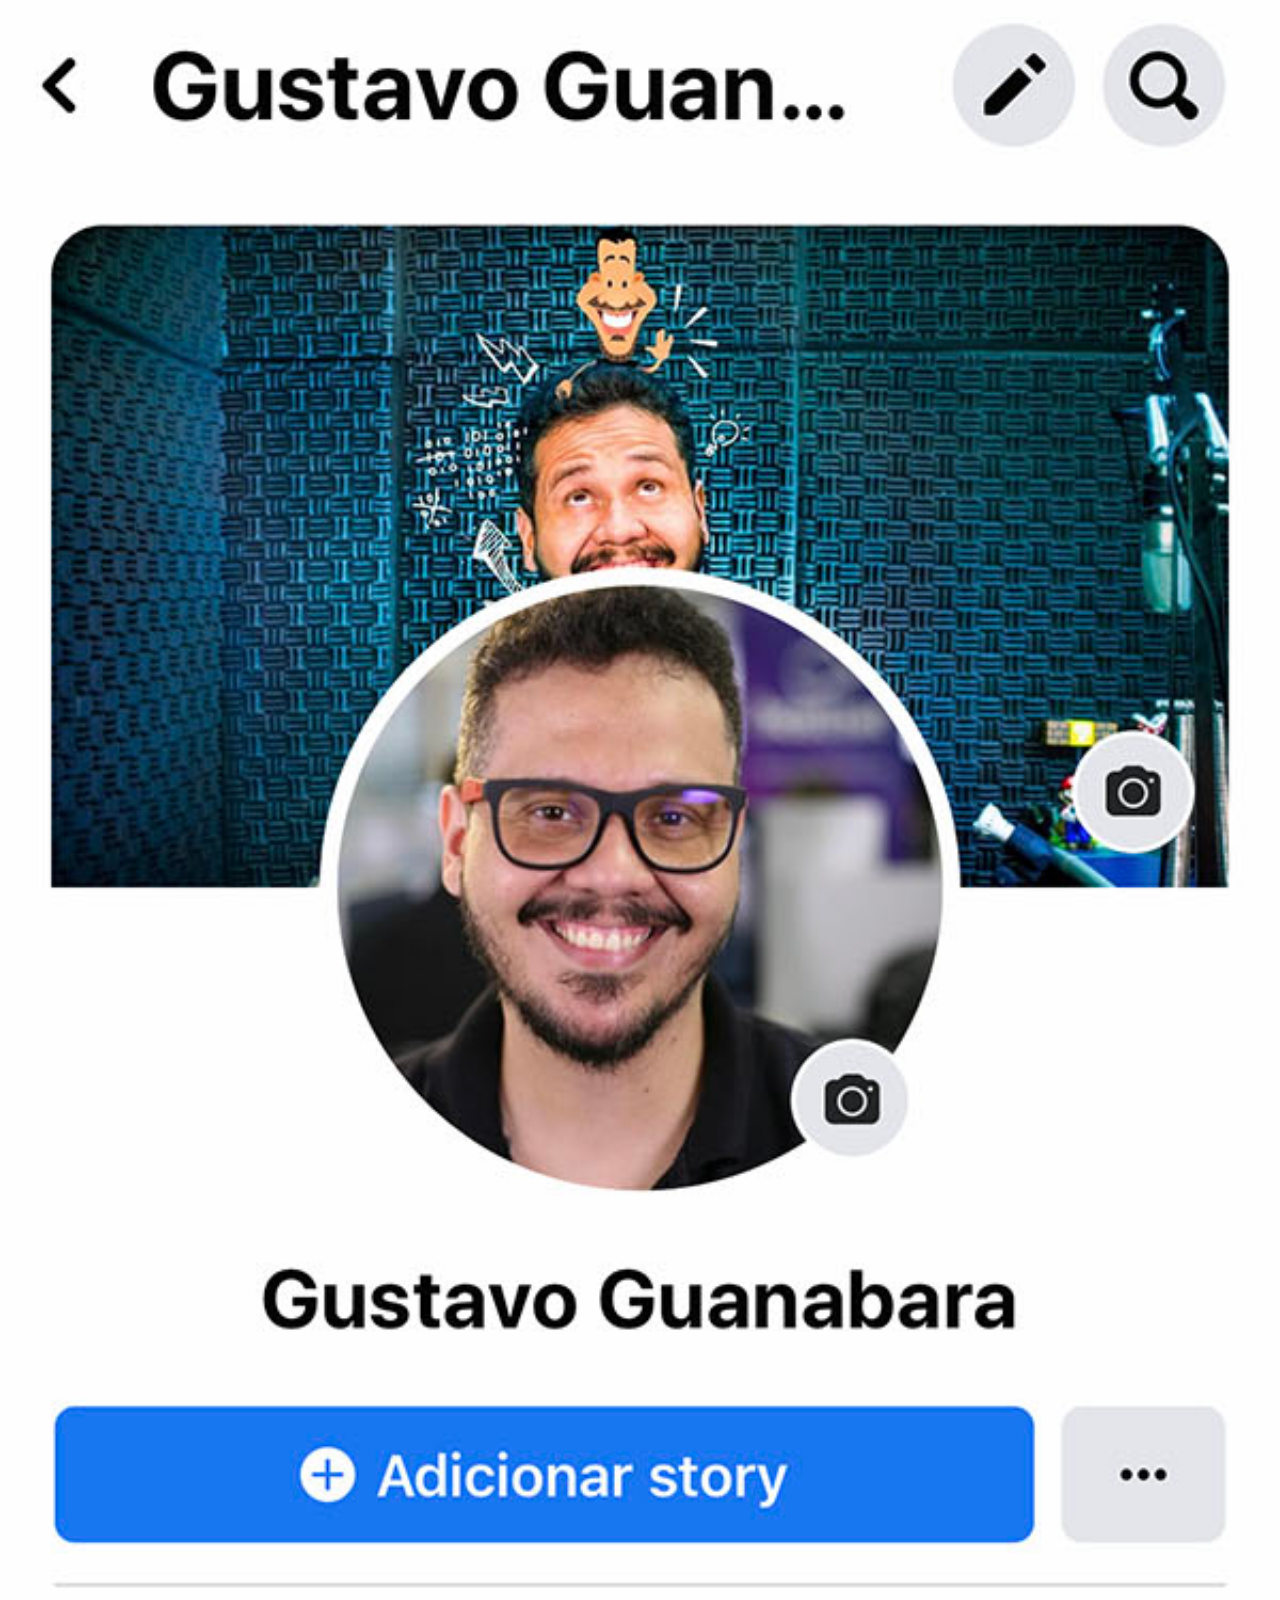
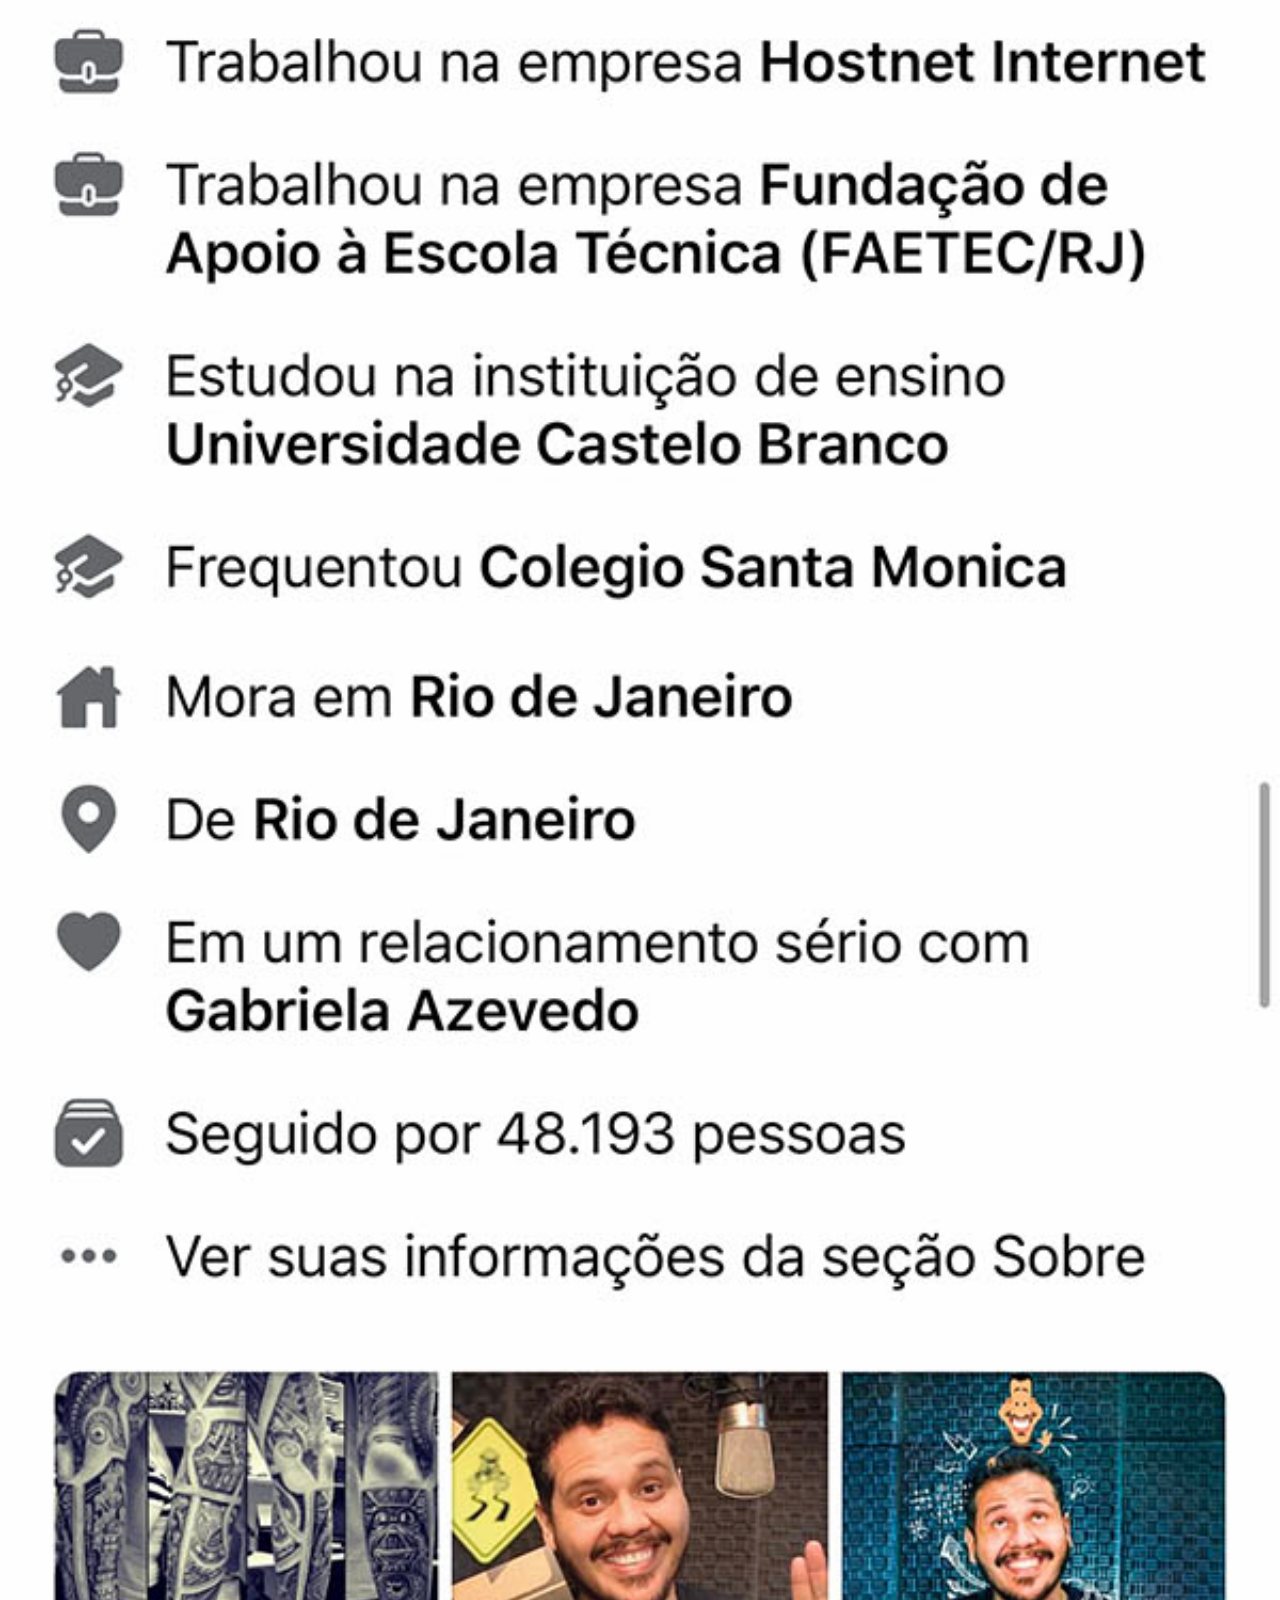
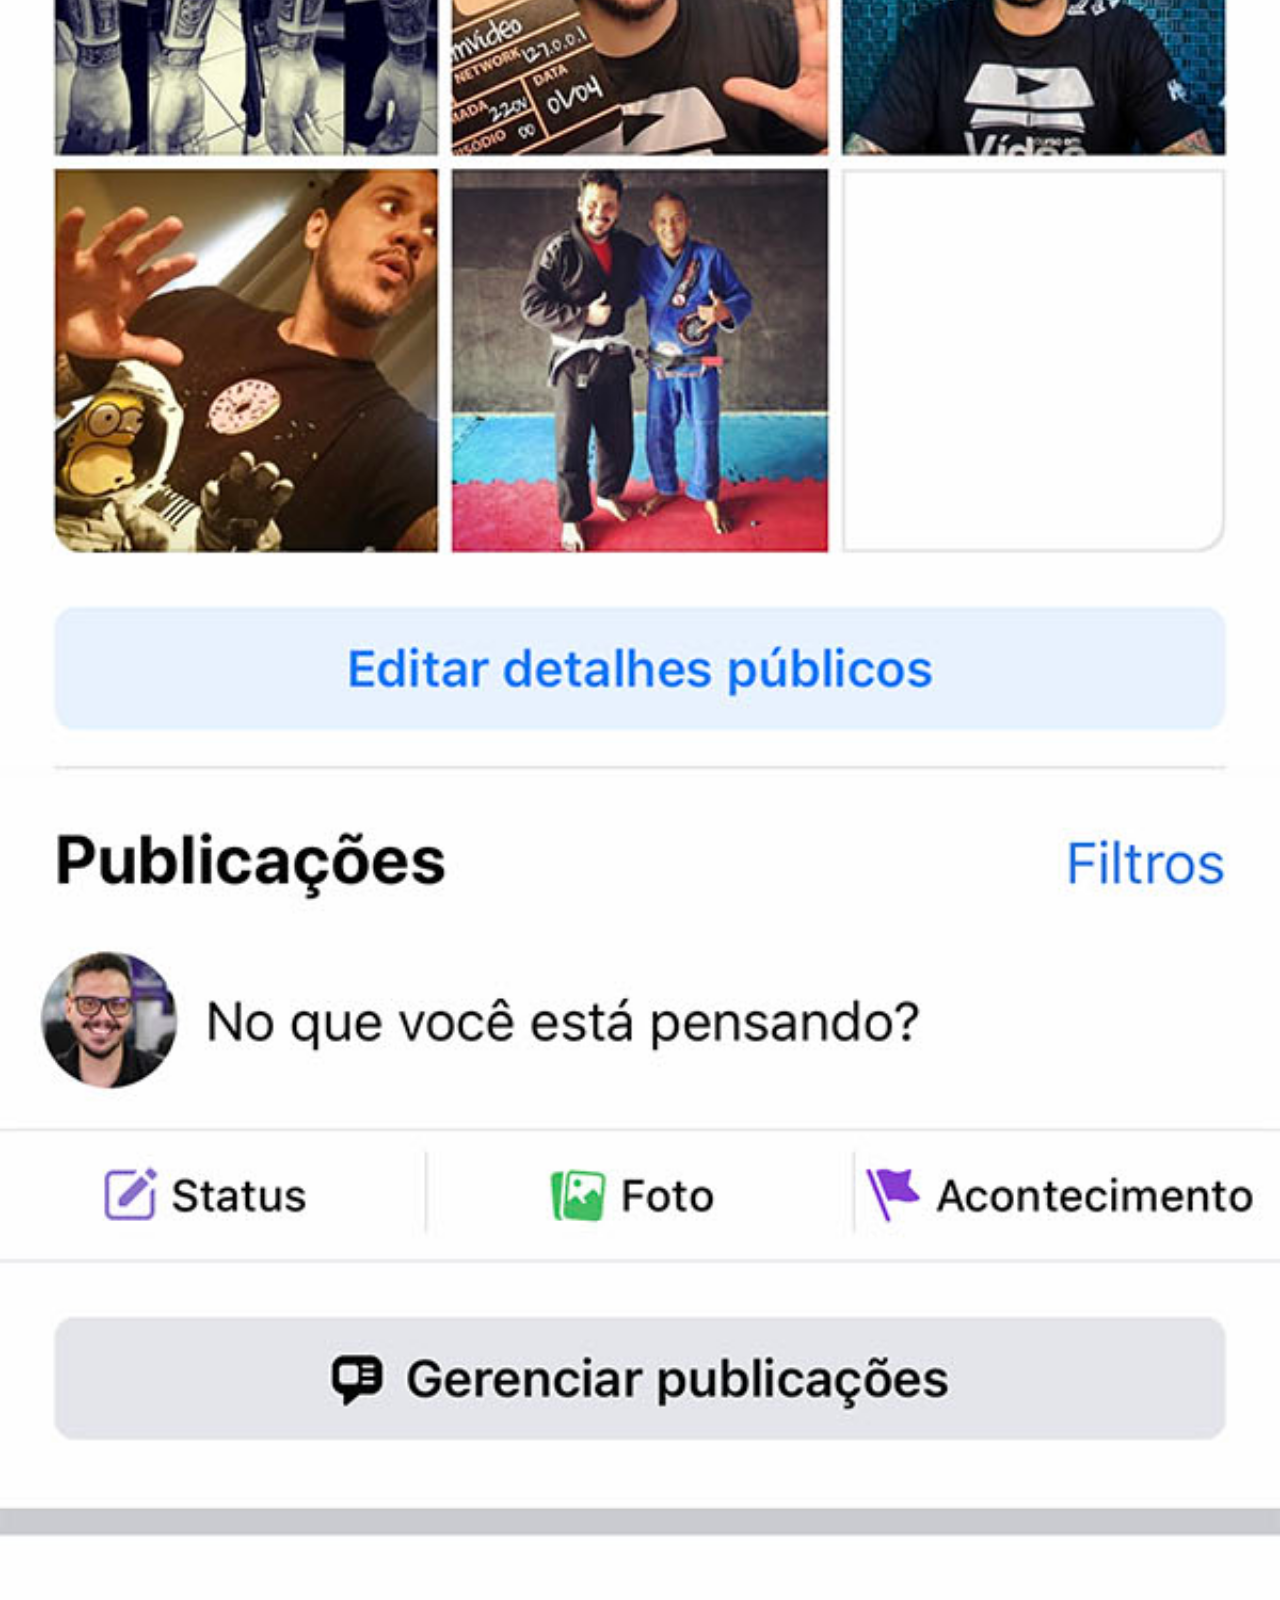
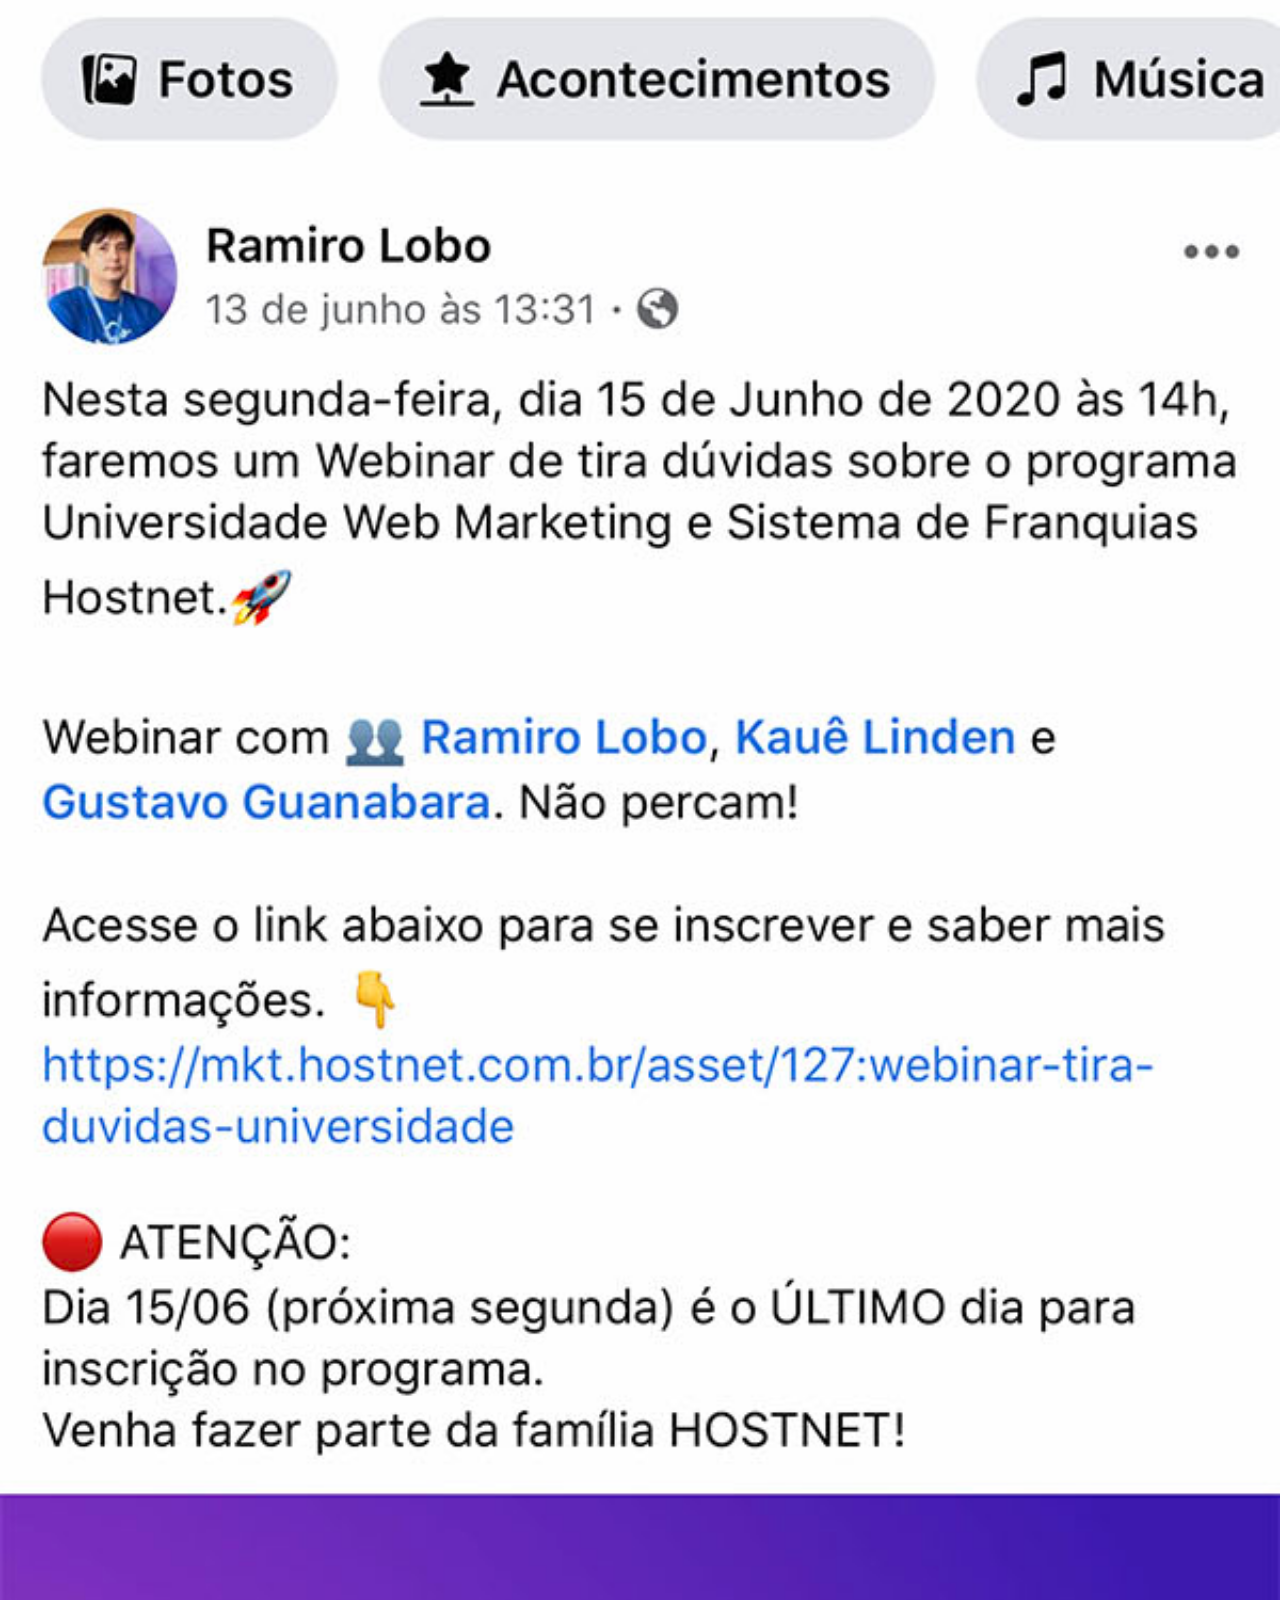
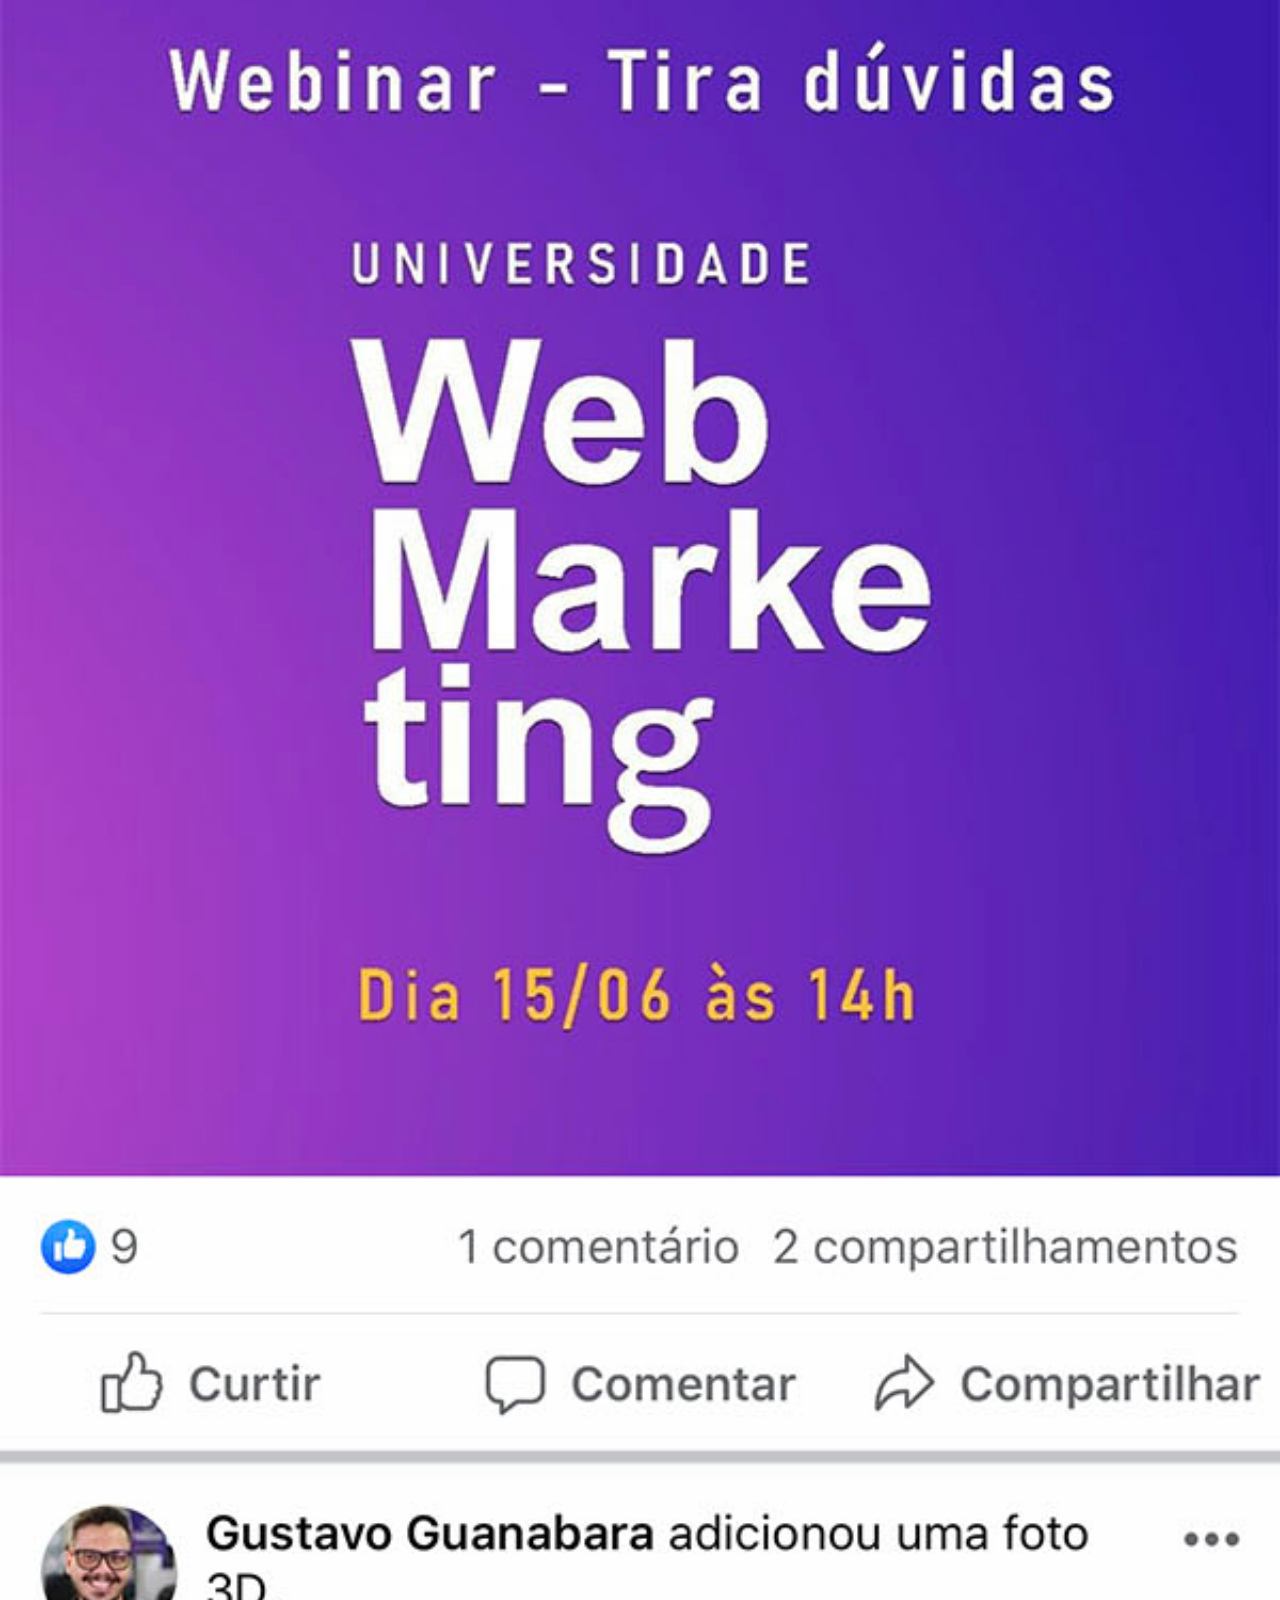
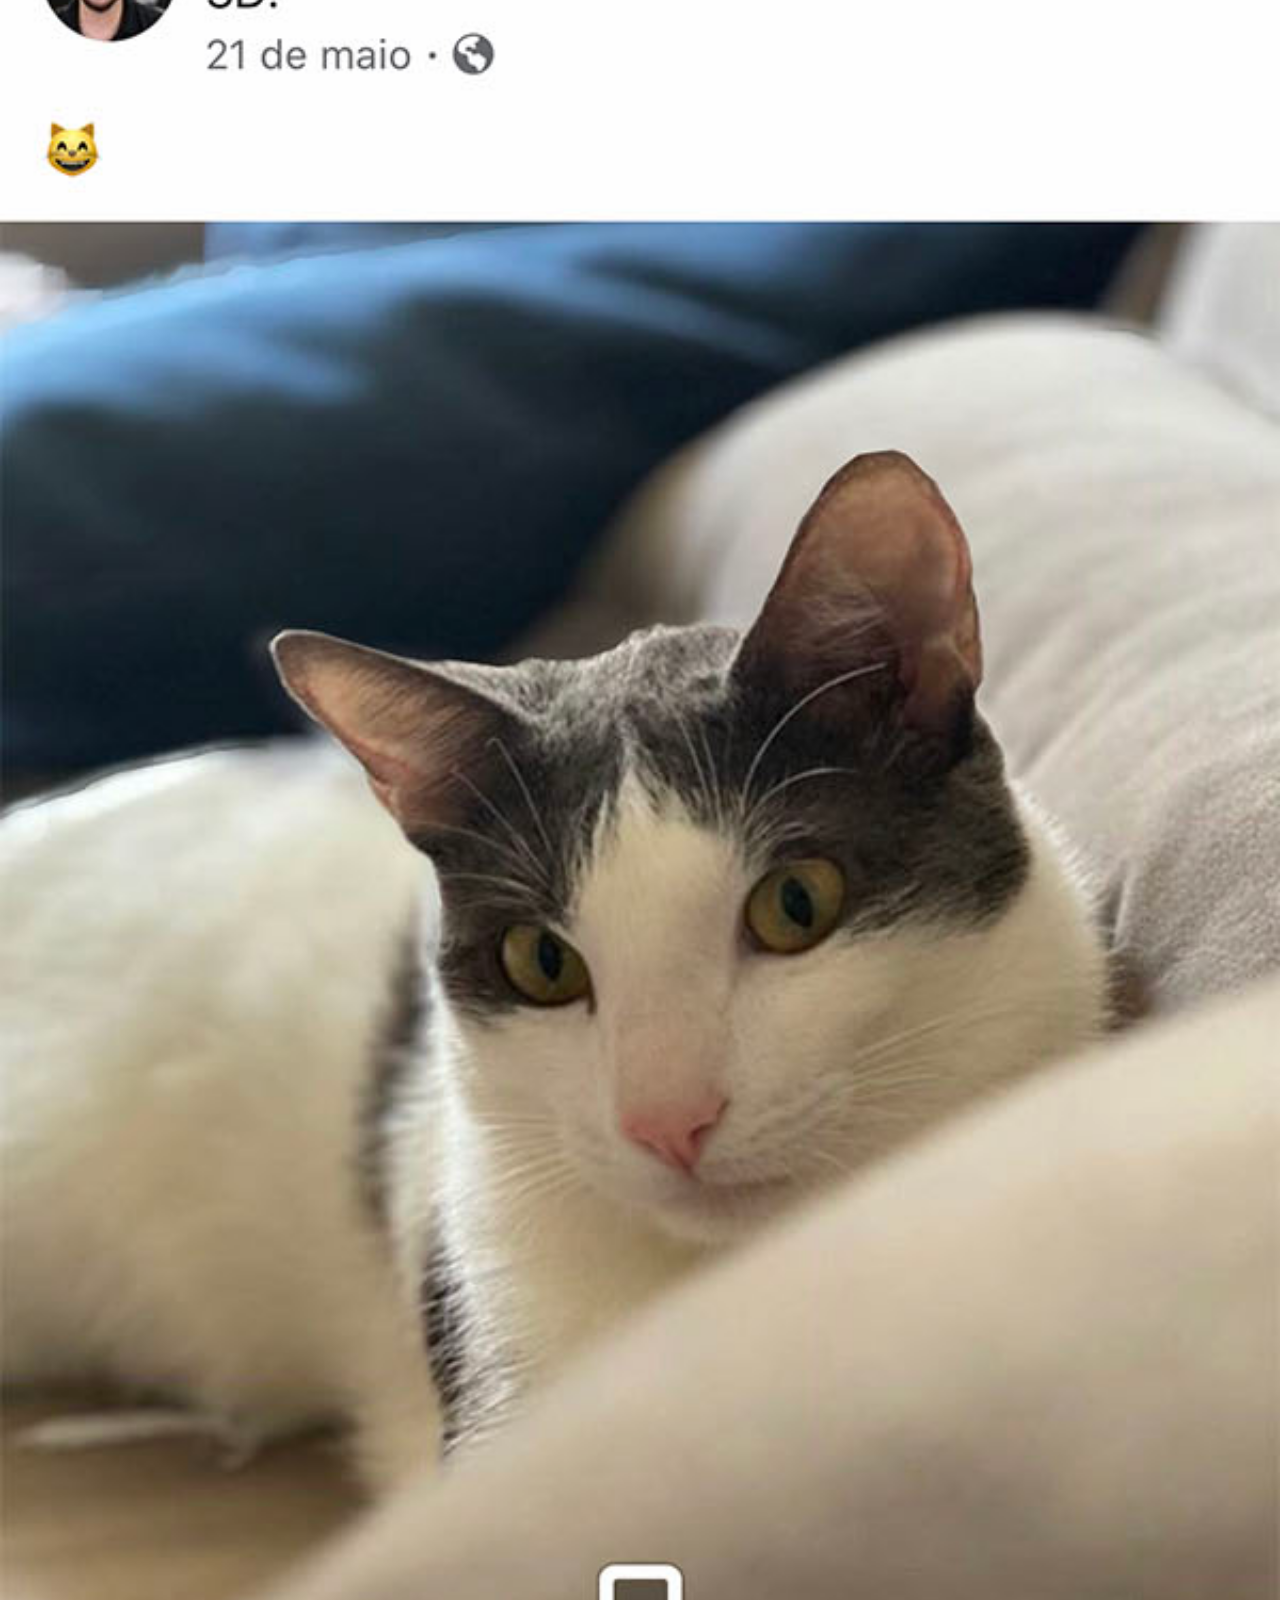
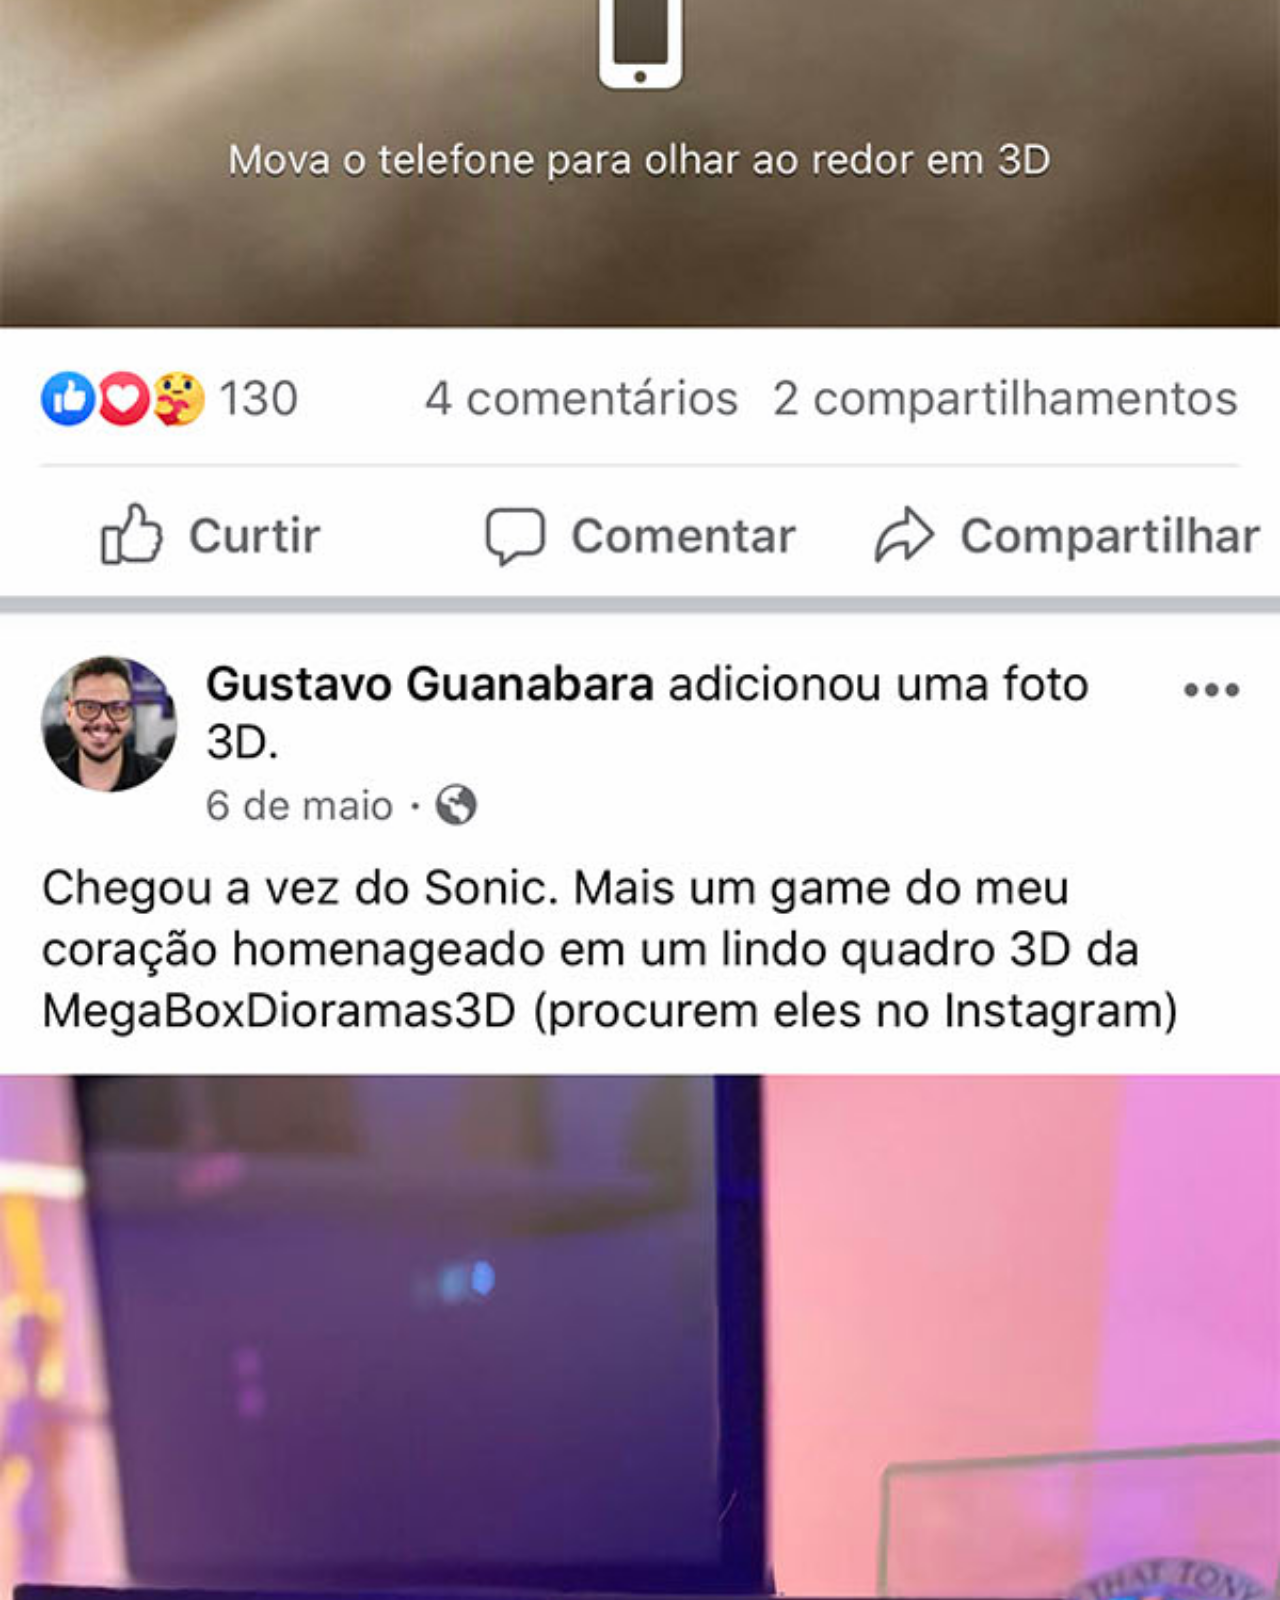
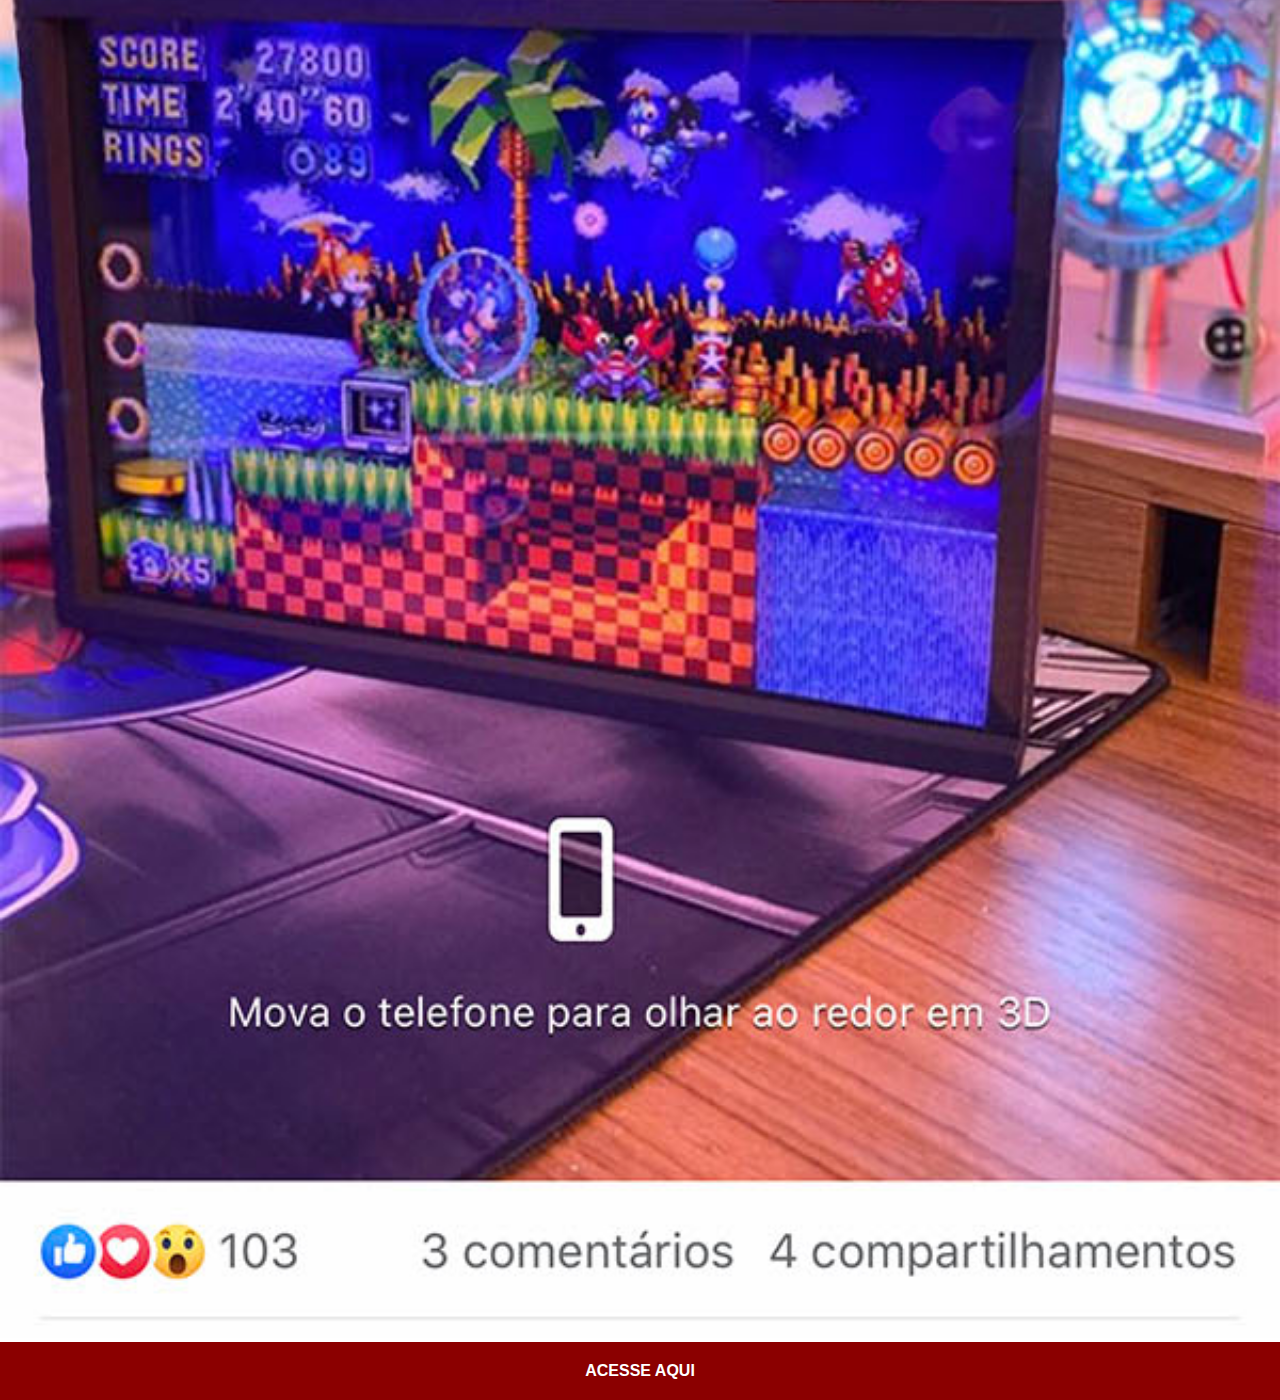
<file: facebook.html>
<!DOCTYPE html>
<html lang="pt-br">
<head>
    <meta charset="UTF-8">
    <meta name="viewport" content="width=device-width, initial-scale=1.0">
    <title>Facebook</title>
    <link rel="stylesheet" href="estilo/social.css">
</head>
<body>
    <img src="pacote-d013/imagens/tela-facebook.jpg" alt="facebook">
    <a href="https://www.facebook.com/gustavoguanabara" target="_blank">ACESSE AQUI</a>
</body>
</html>
</file>
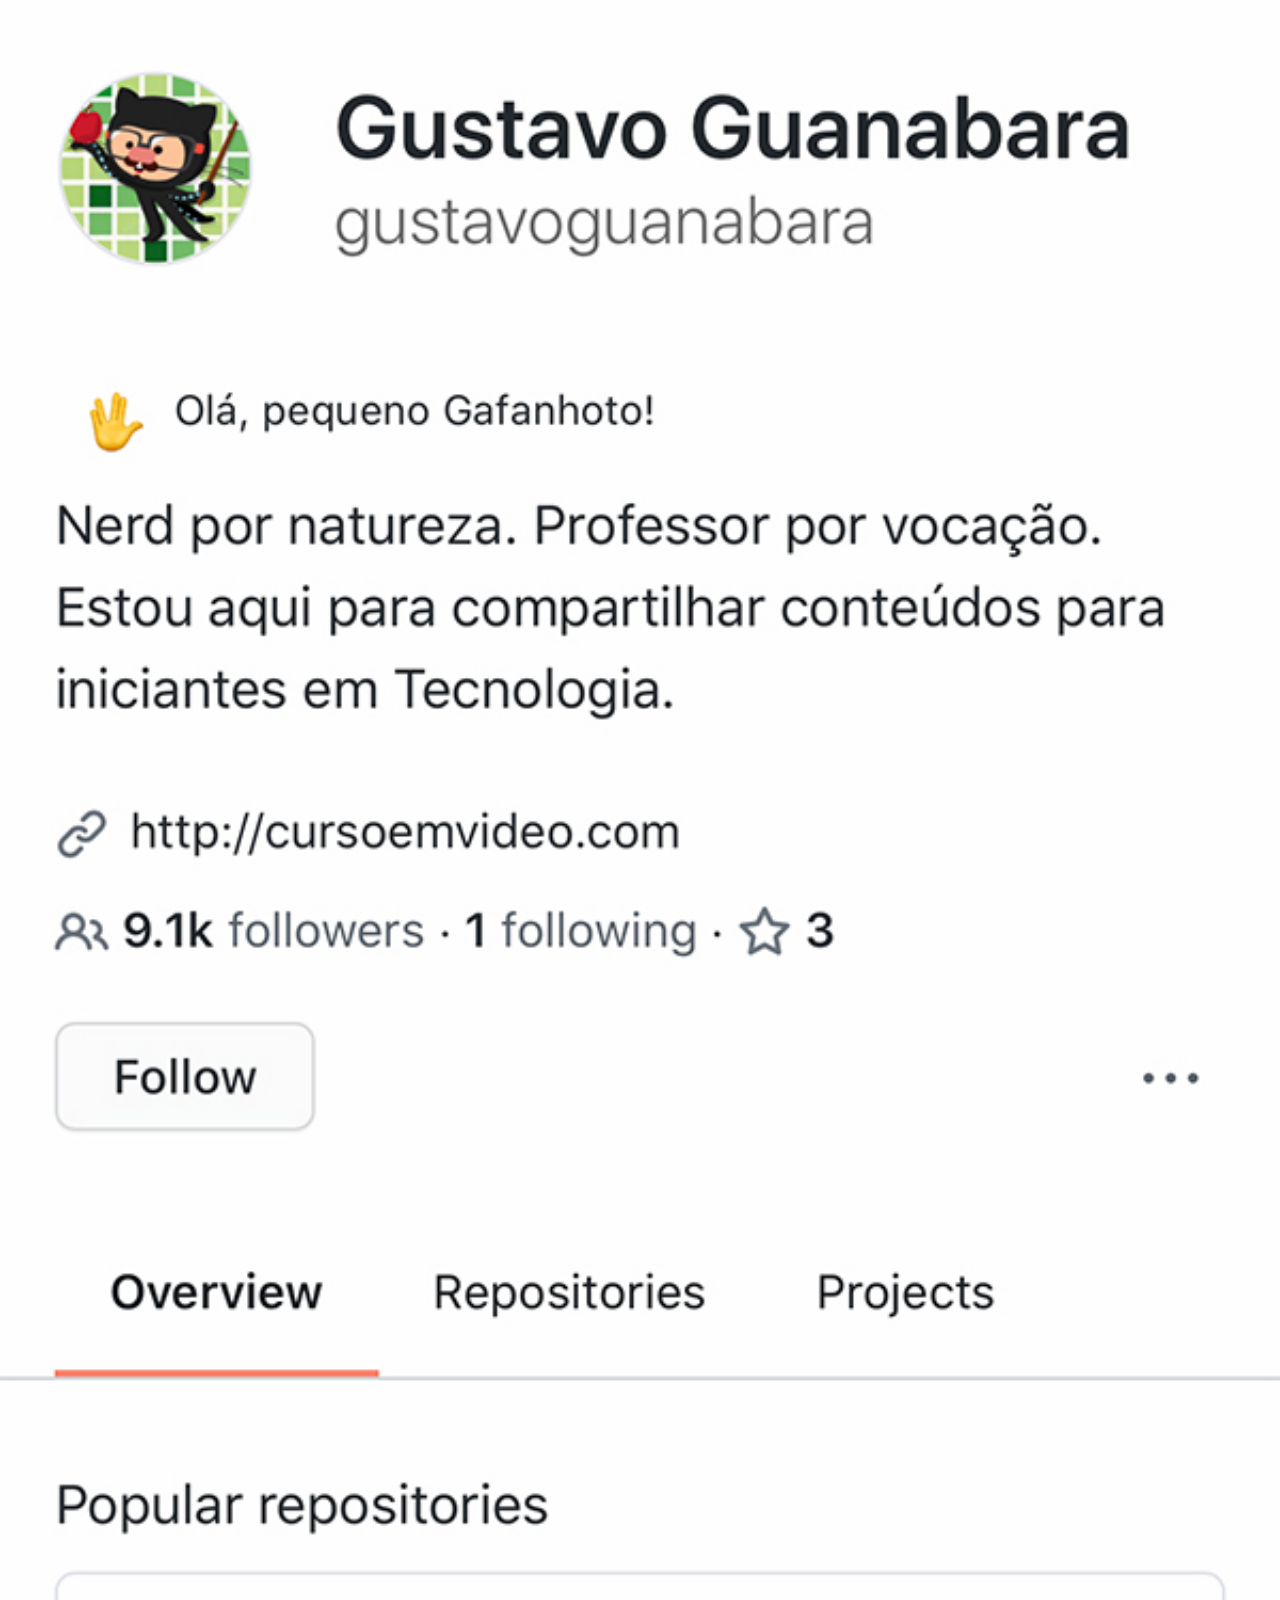
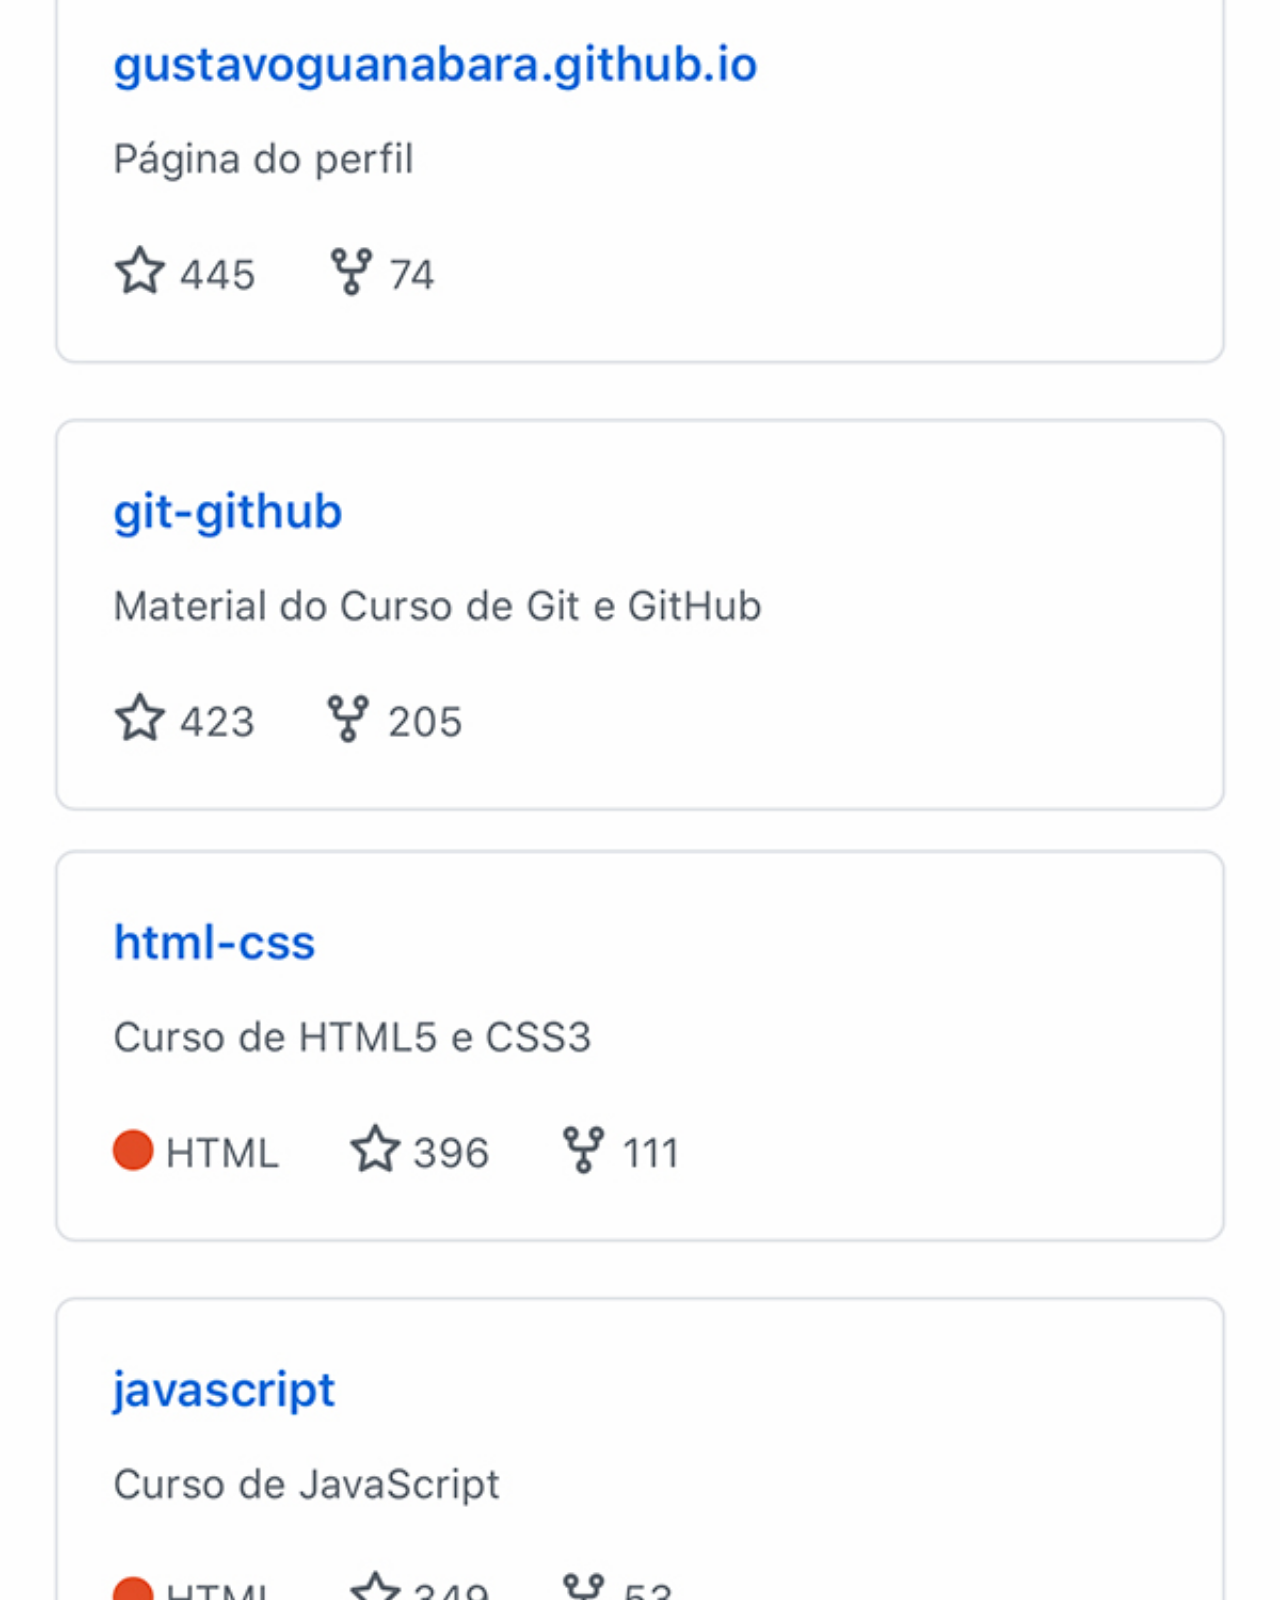
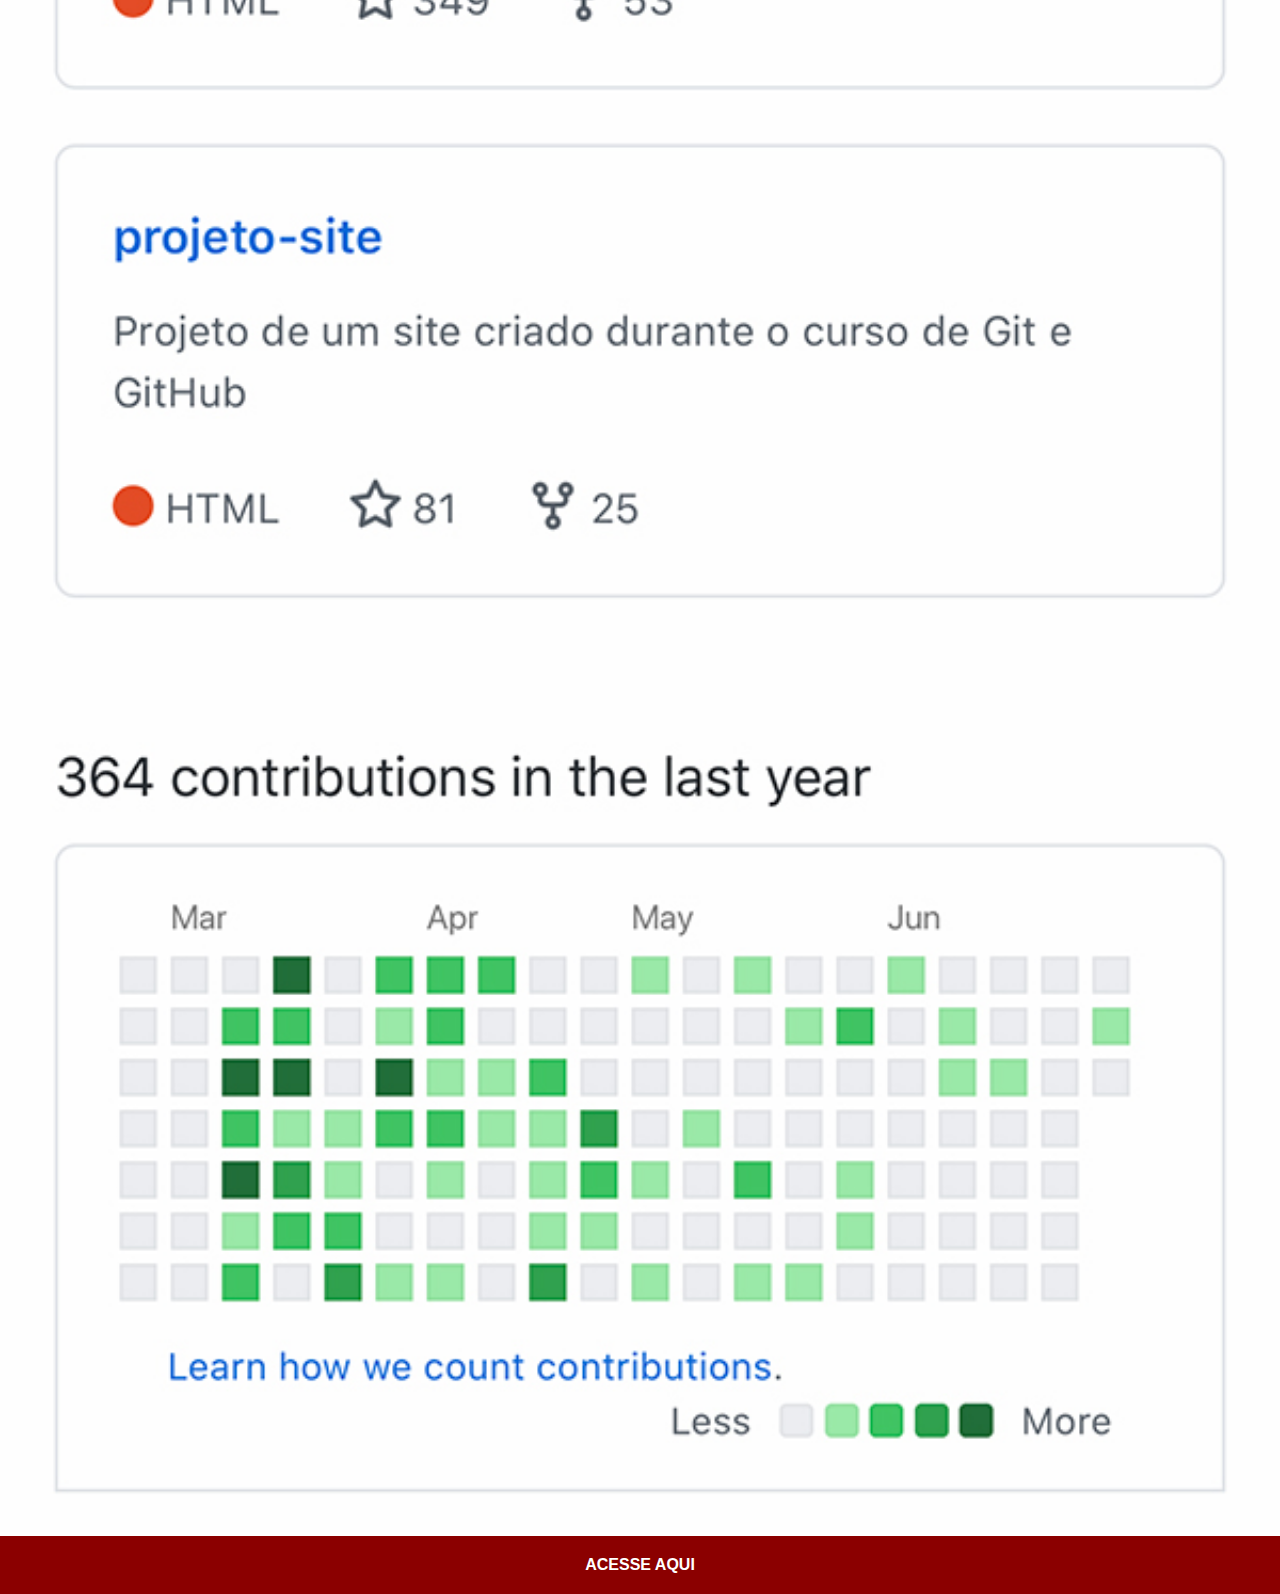
<file: github.html>
<!DOCTYPE html>
<html lang="pt-br">
<head>
    <meta charset="UTF-8">
    <meta name="viewport" content="width=device-width, initial-scale=1.0">
    <title>Document</title>
    <link rel="stylesheet" href="estilo/social.css">
</head>
<body>
    <img src="pacote-d013/imagens/tela-github.jpg" alt="github">
    <a href="https://github.com/gustavoguanabara/html-css/tree/master/aulas-pdf" target="_blank">ACESSE AQUI</a>
</body>
</html>
</file>
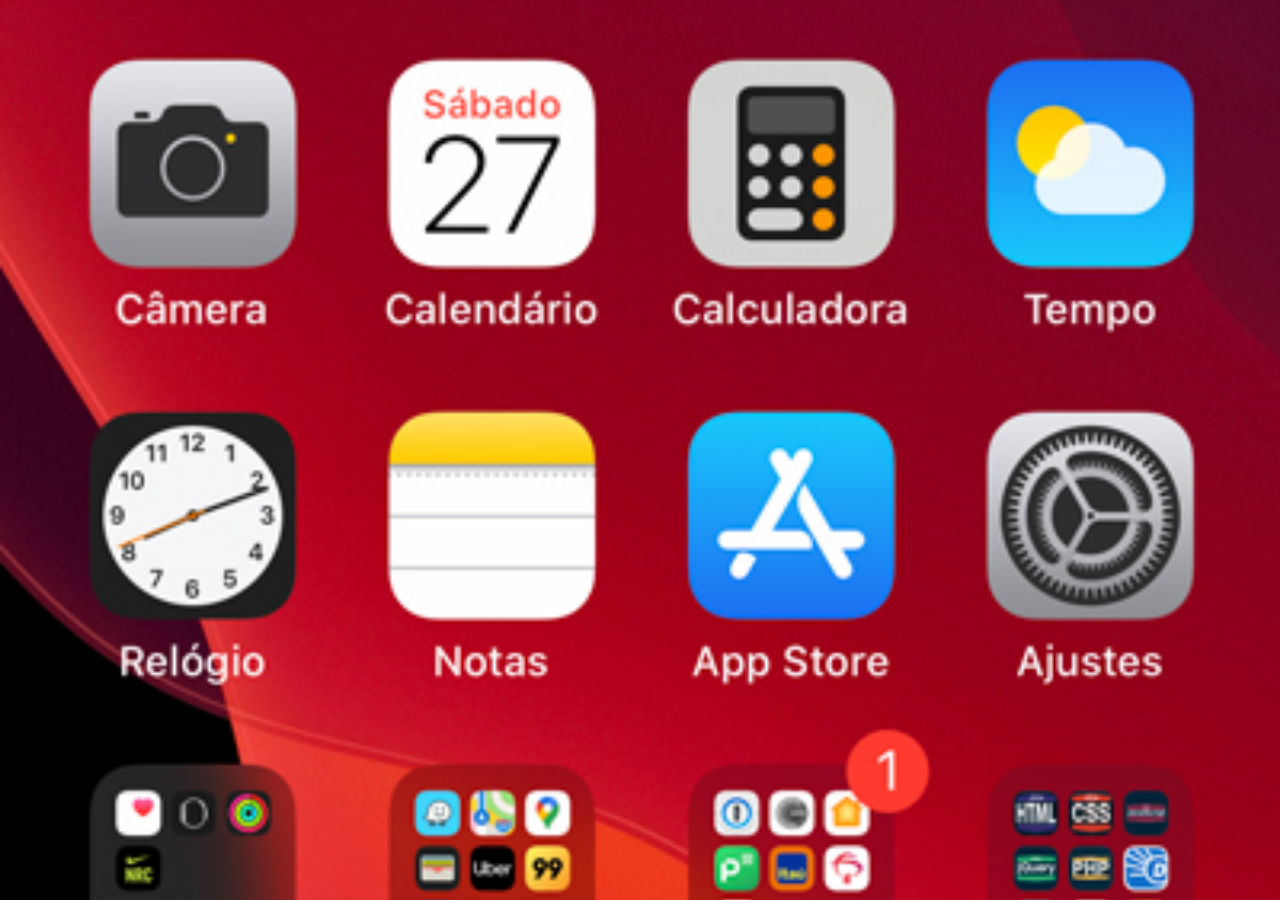
<file: home.html>
<!DOCTYPE html>
<html lang="pt-br">
<head>
    <meta charset="UTF-8">
    <meta name="viewport" content="width=device-width, initial-scale=1.0">
    <title>Home</title>
</head>
<style>
    *{
        margin: 0px;
        padding: 0px;
    }
    body{
        width: 100vw;
        height: 100vh;
        background: black url(pacote-d013/imagens/tela-home.jpg) no-repeat top center;
        background-size: cover;
    }
</style>
<body>
        
</body>
</html>
</file>
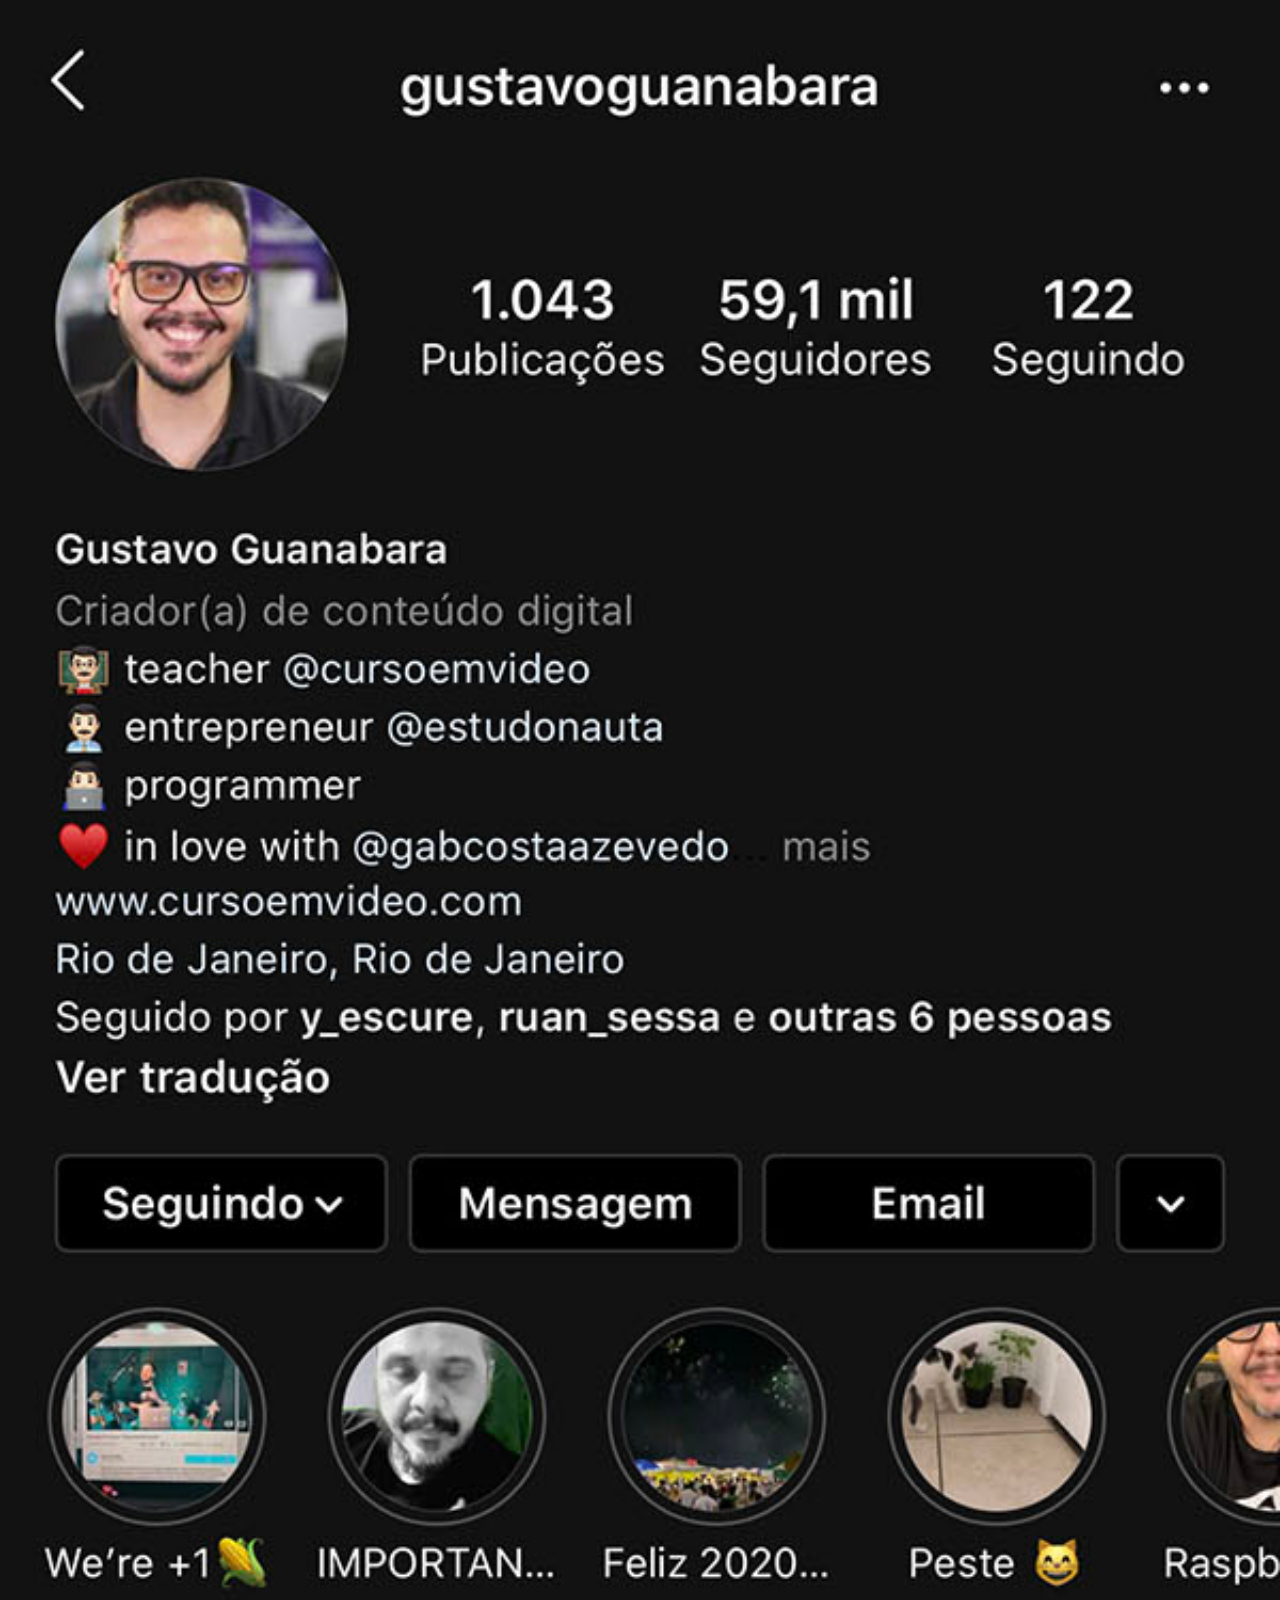
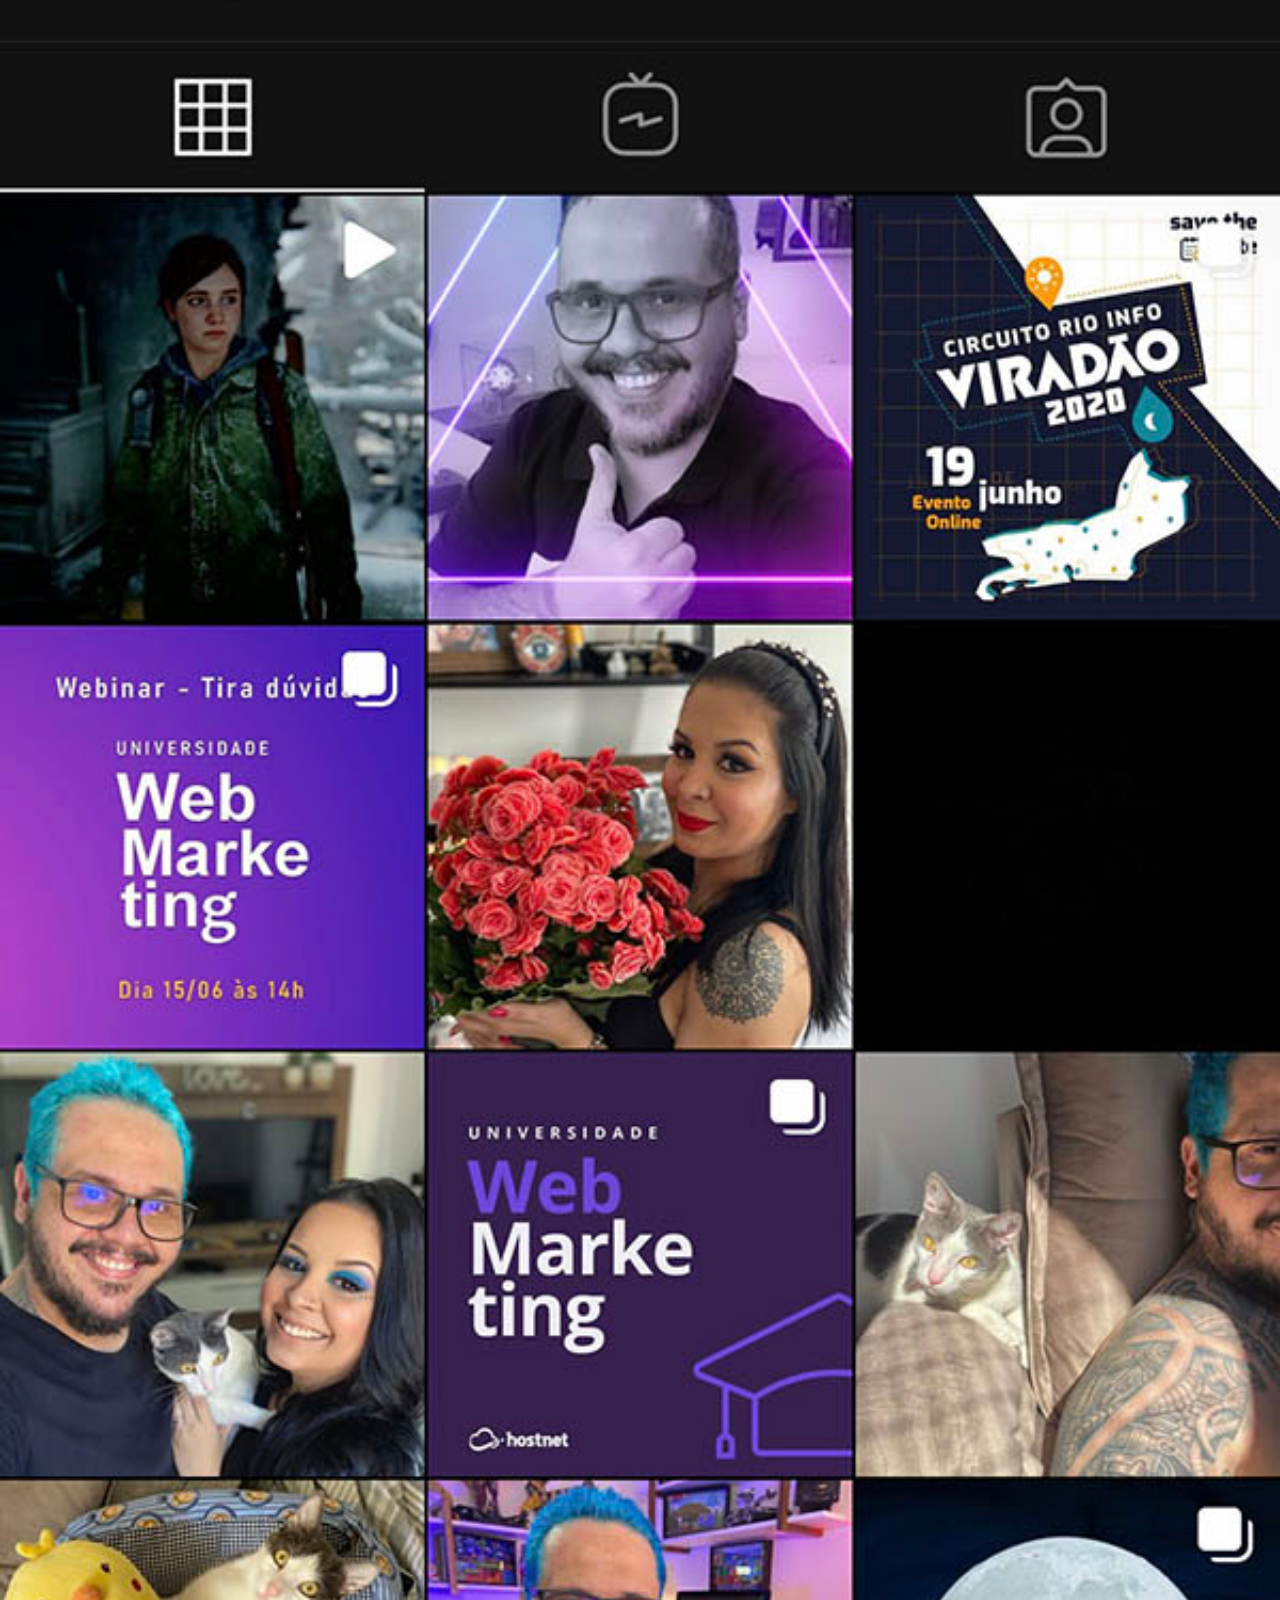
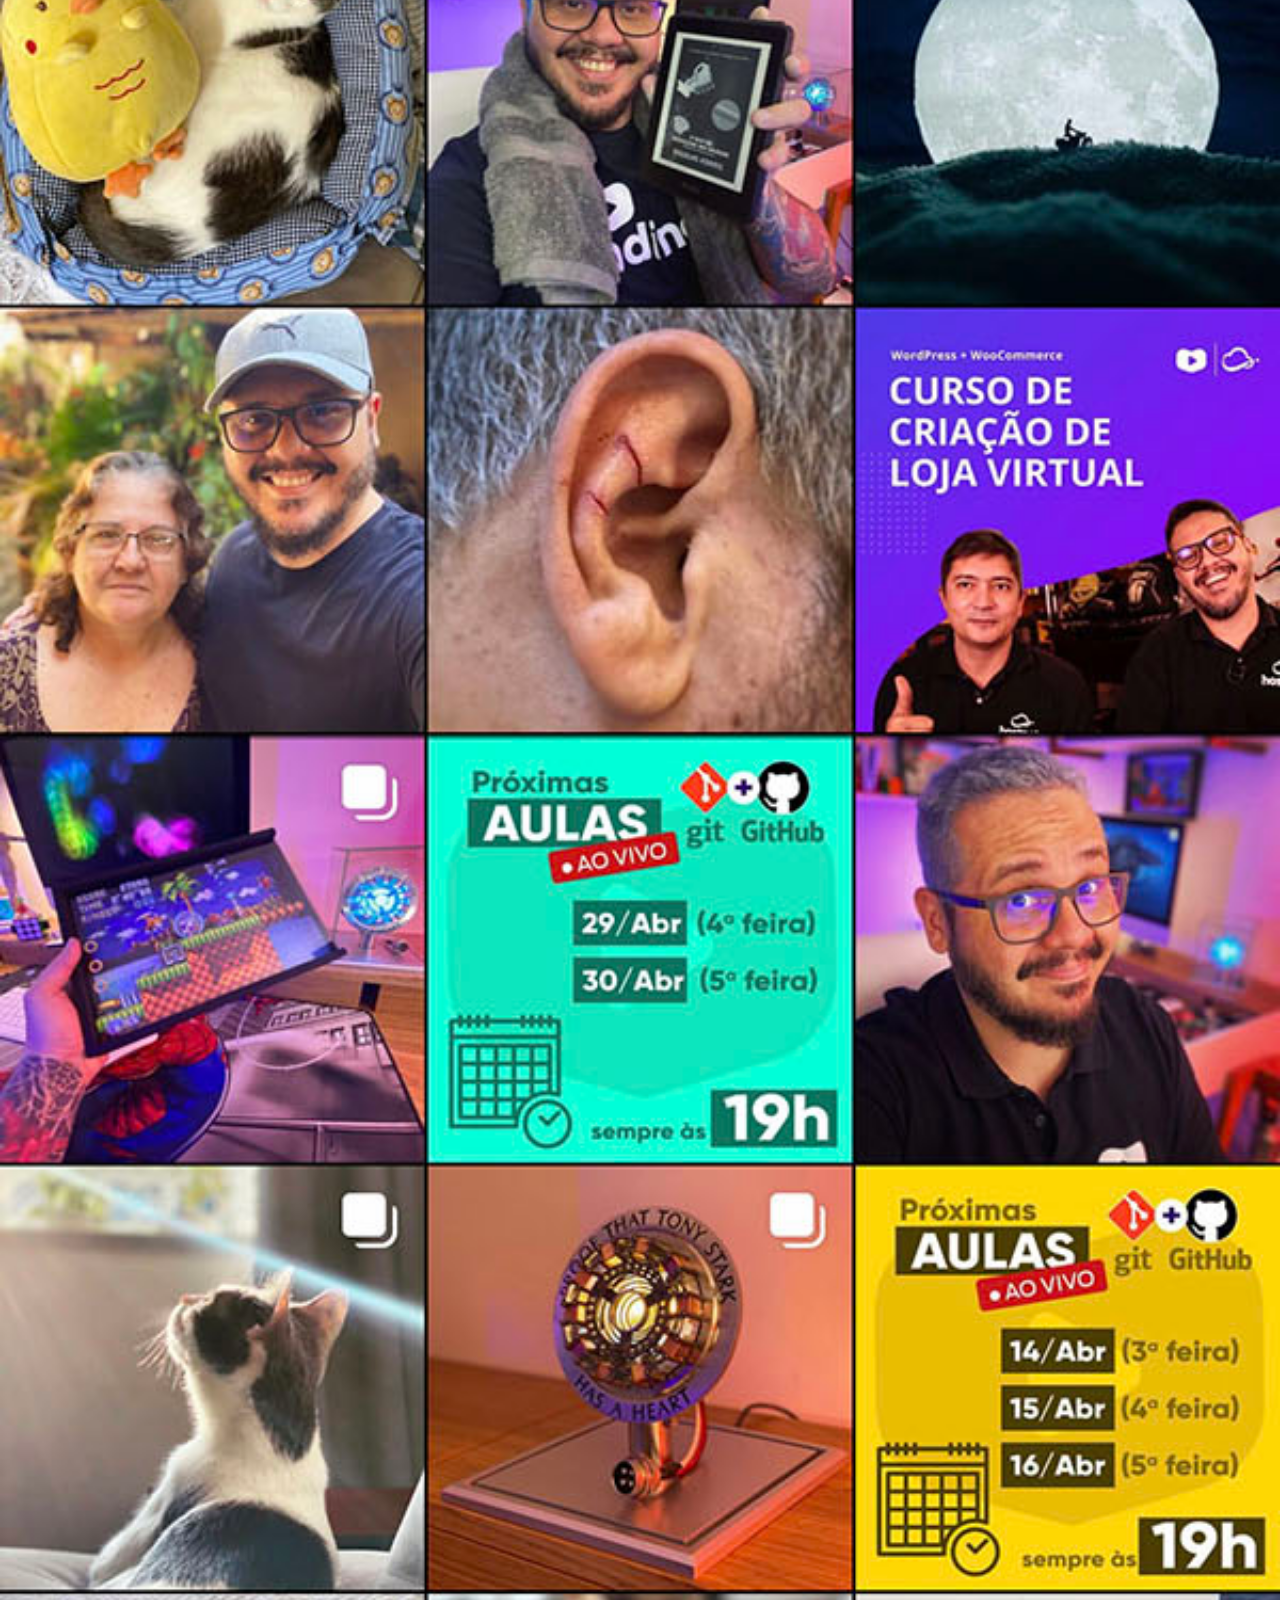
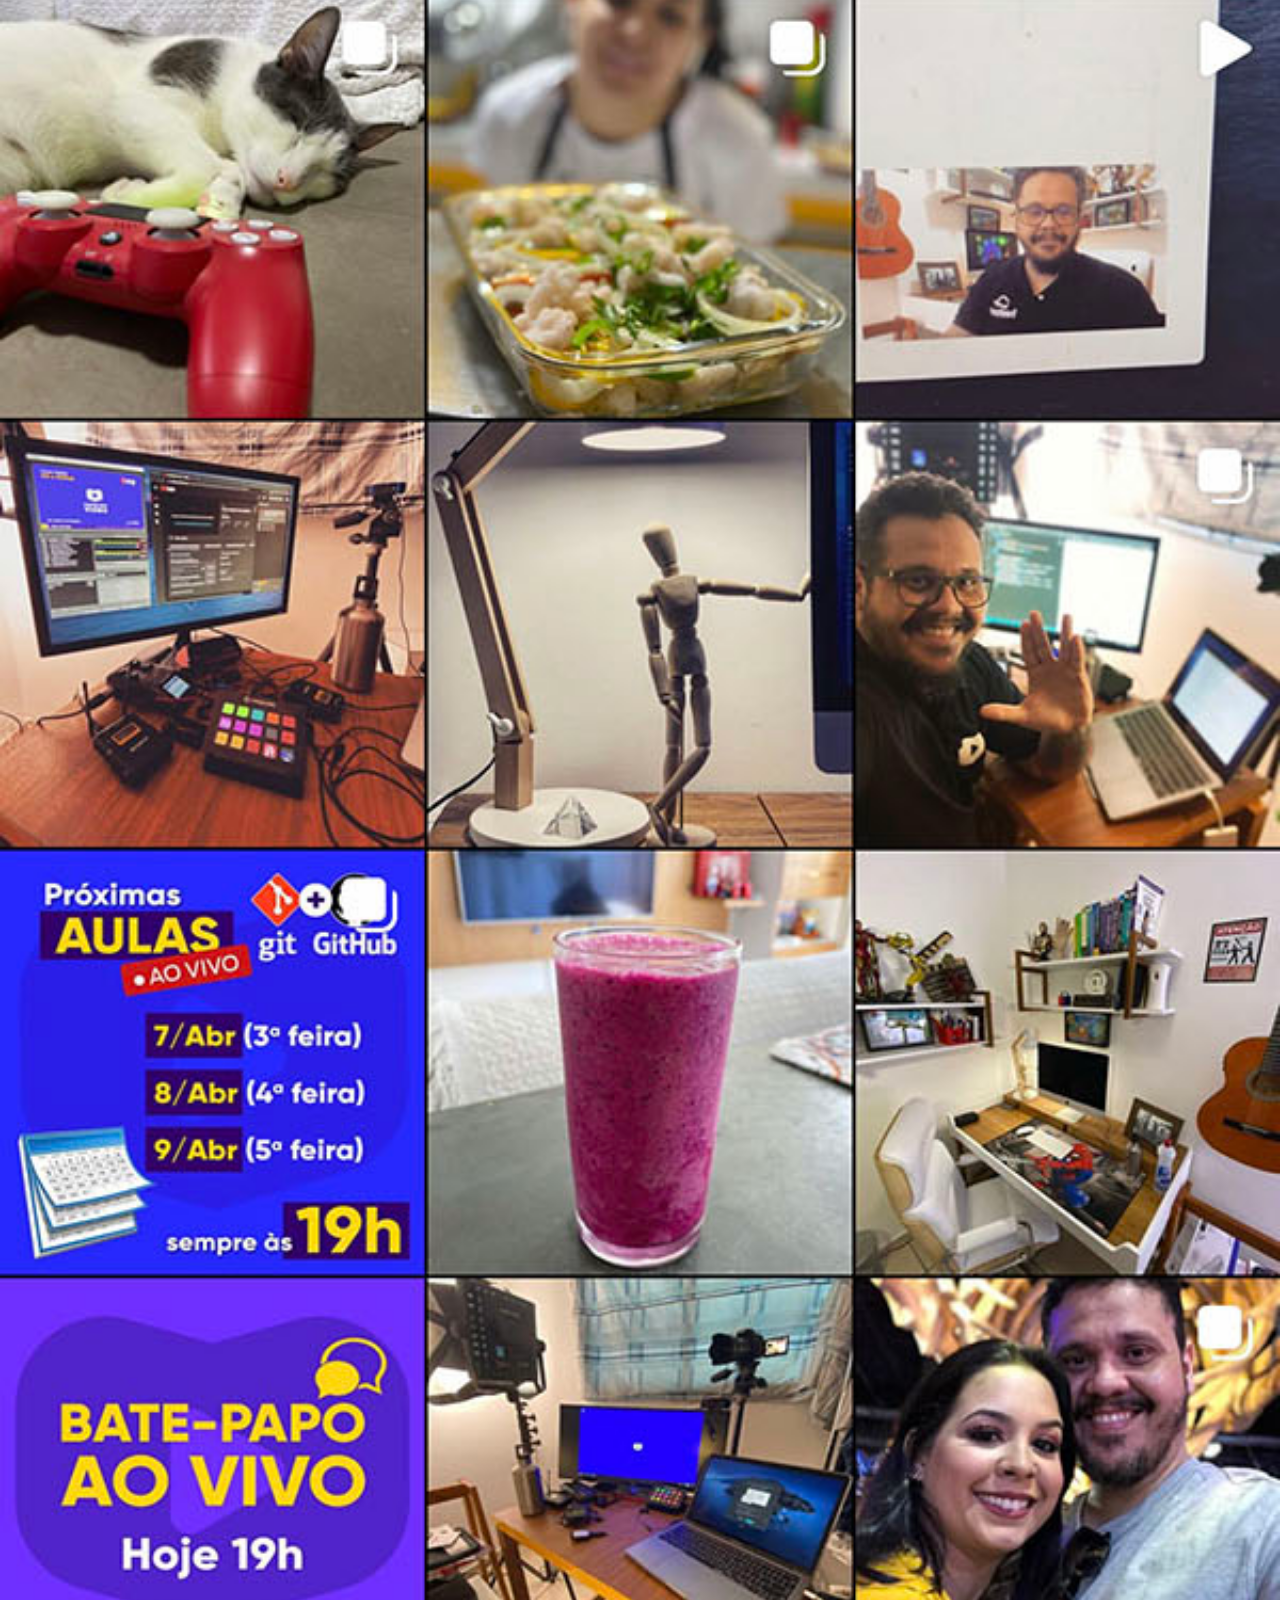
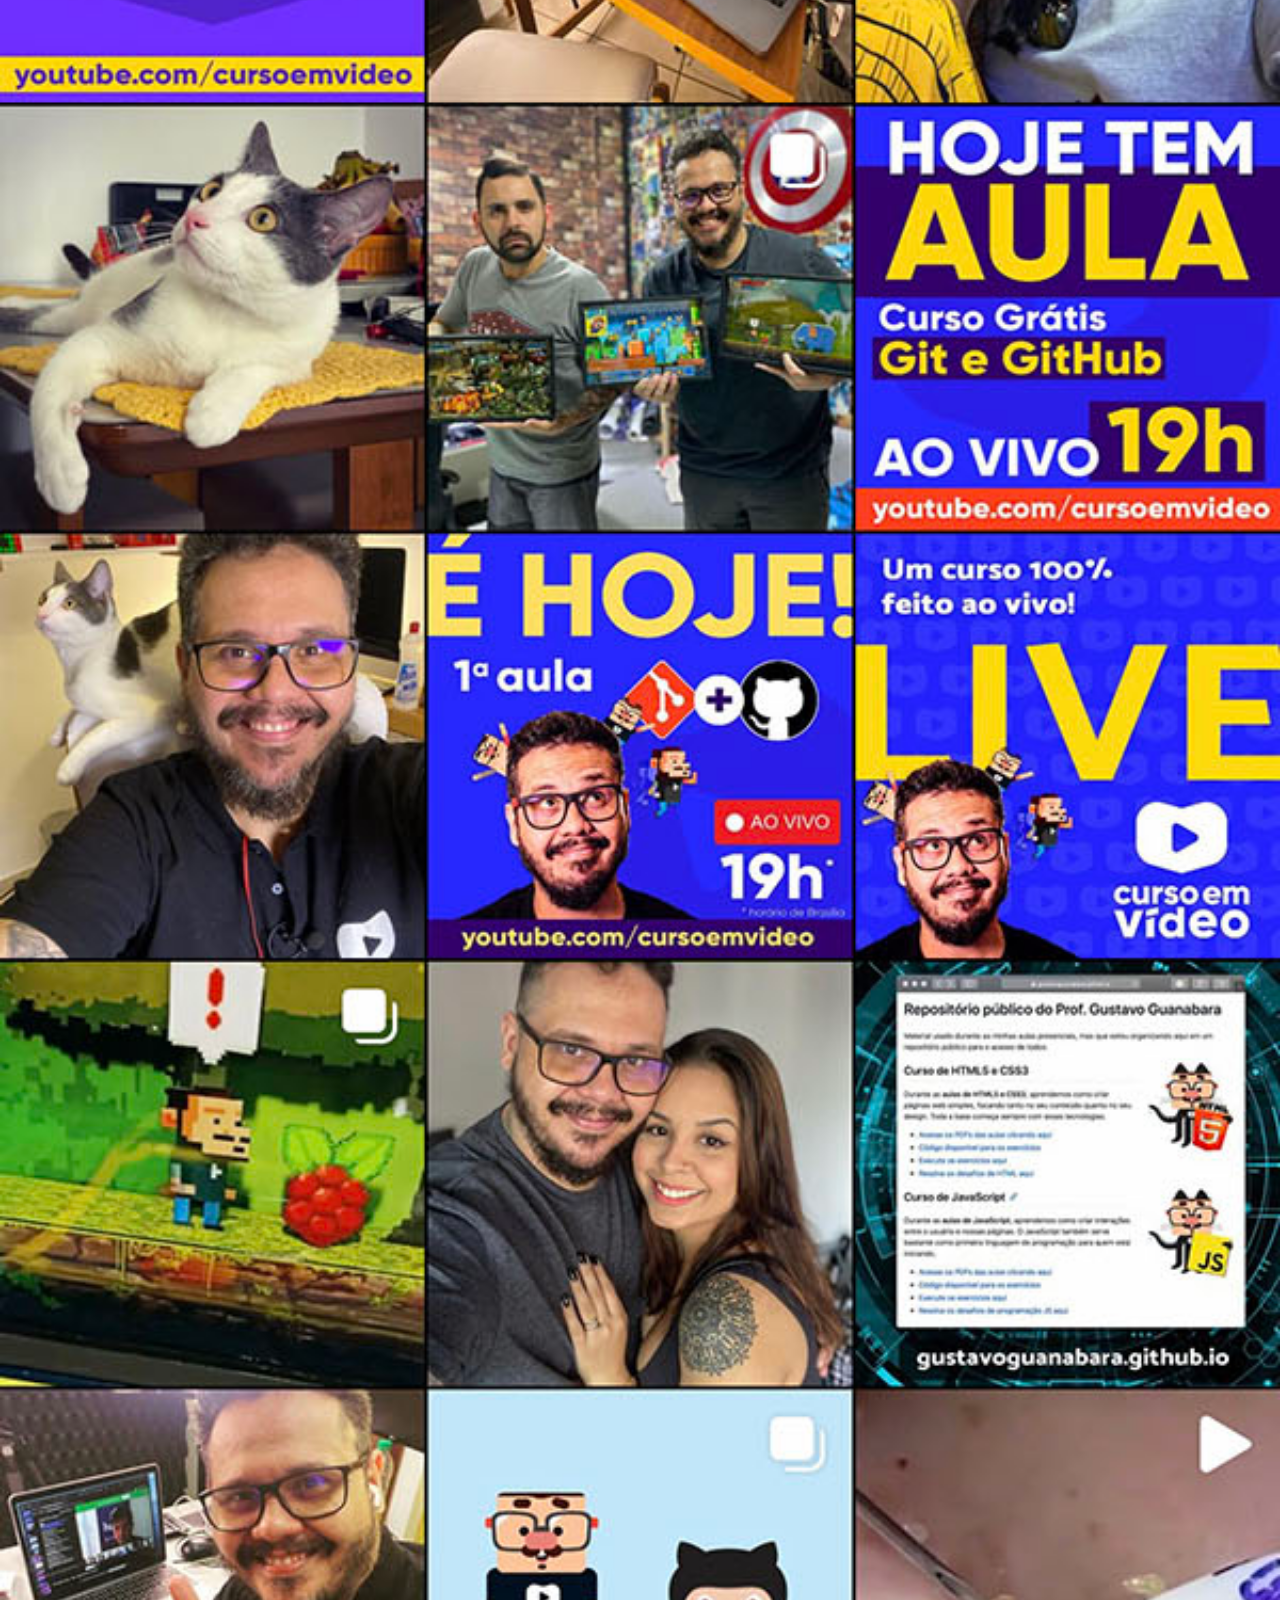
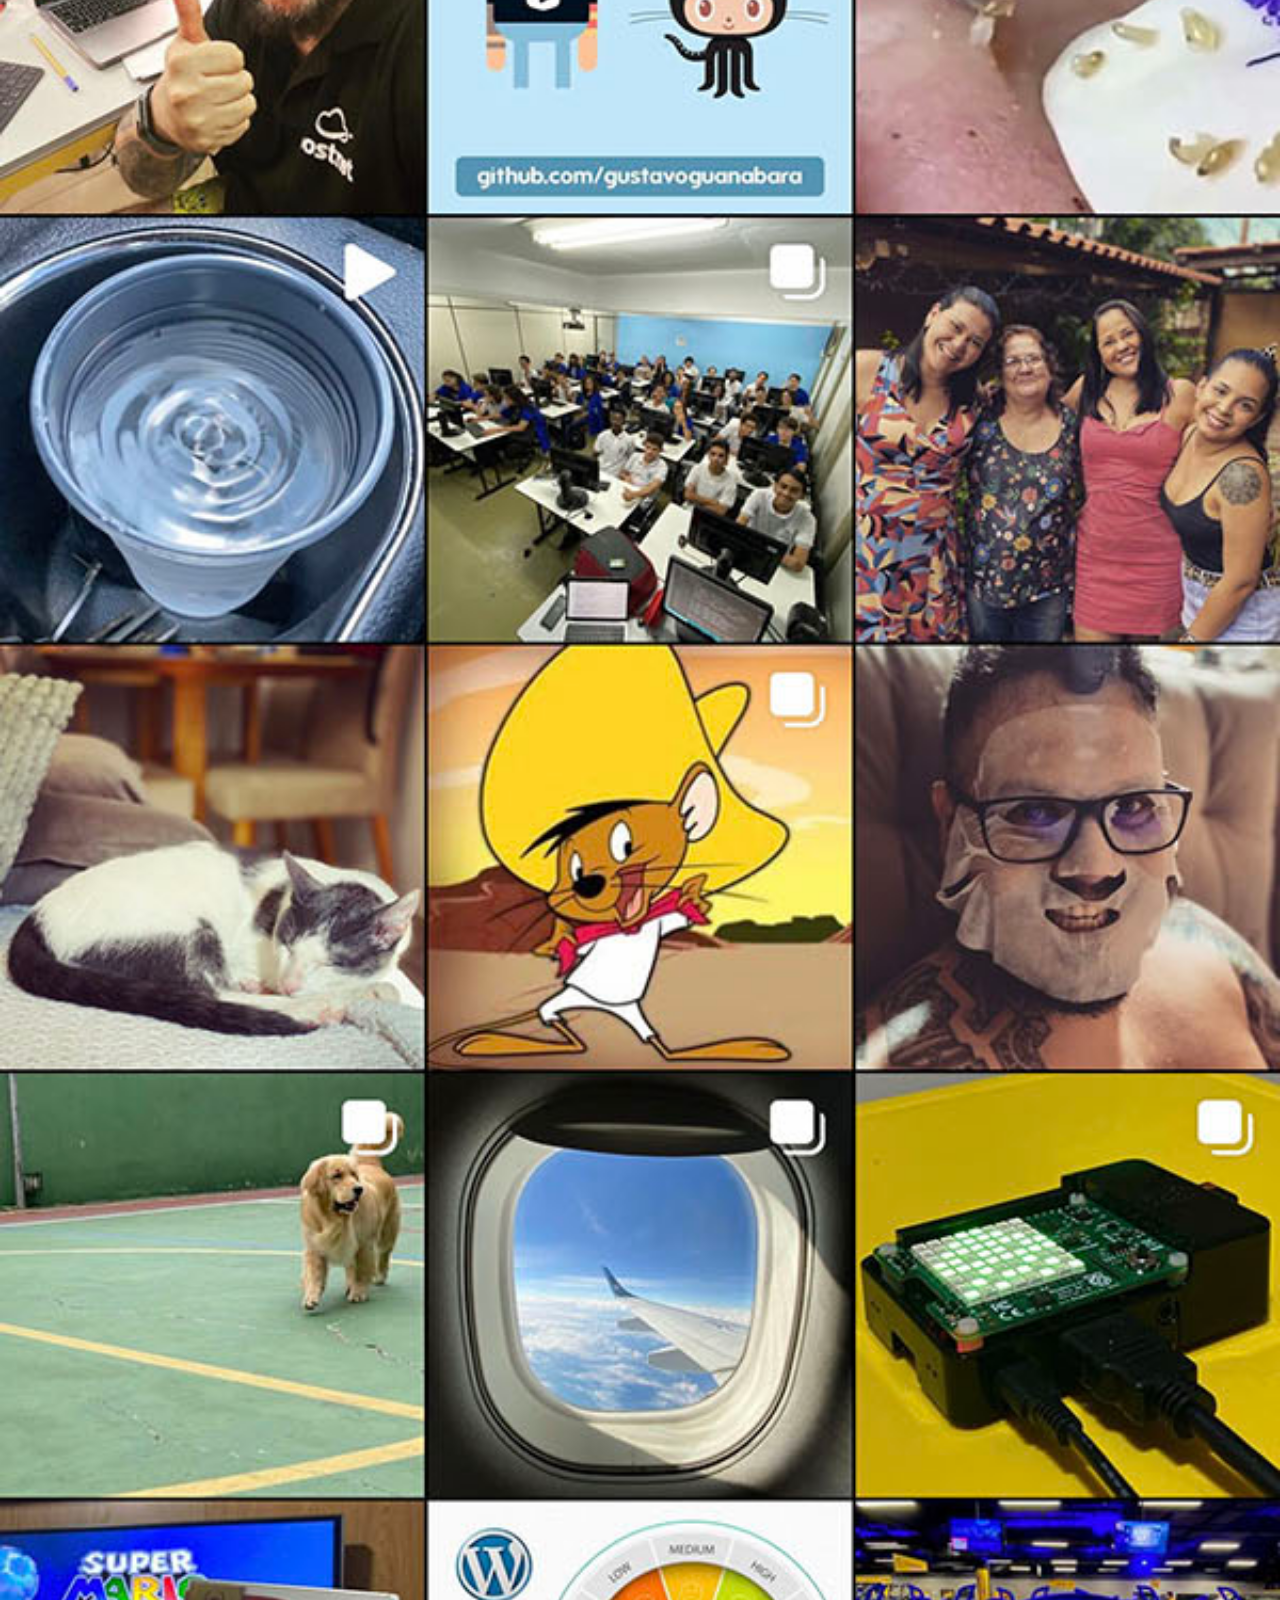
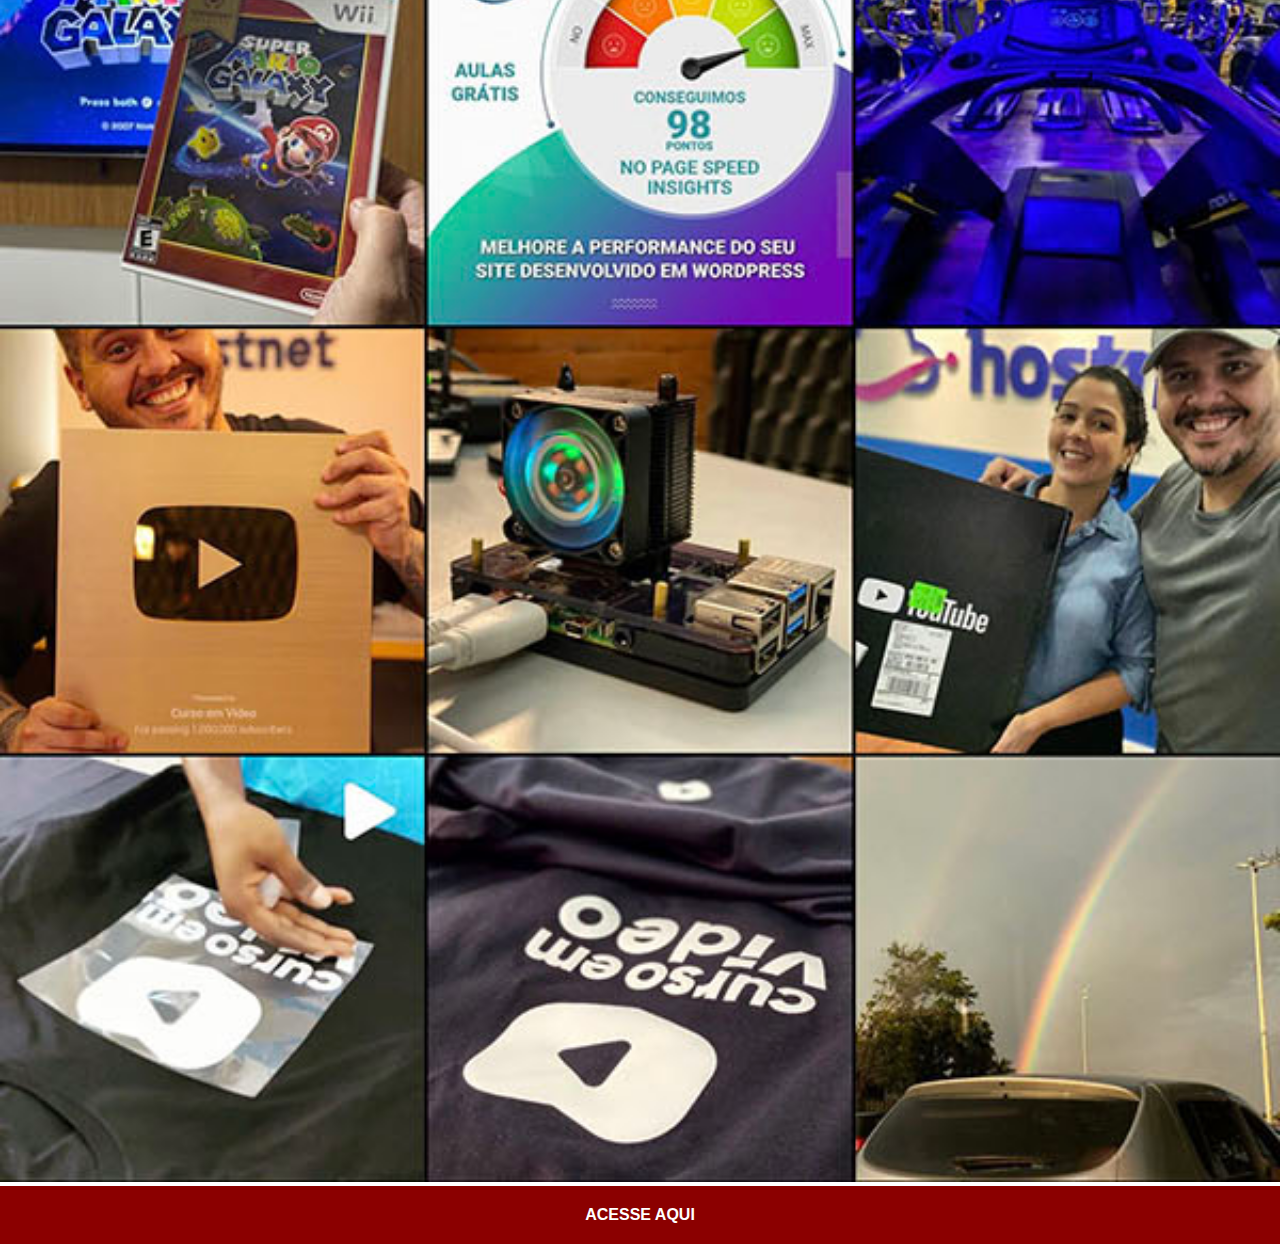
<file: instagram.html>
<!DOCTYPE html>
<html lang="pt-br">
<head>
    <meta charset="UTF-8">
    <meta name="viewport" content="width=device-width, initial-scale=1.0">
    <title>Instagram</title>
    <link rel="stylesheet" href="estilo/social.css">
</head>
<body>
    <img src="pacote-d013/imagens/tela-instagram.jpg" alt="Instagram">
    <a href="https://www.instagram.com/gustavoguanabara/" target="_blank">ACESSE AQUI</a>
</body>
</html>
</file>
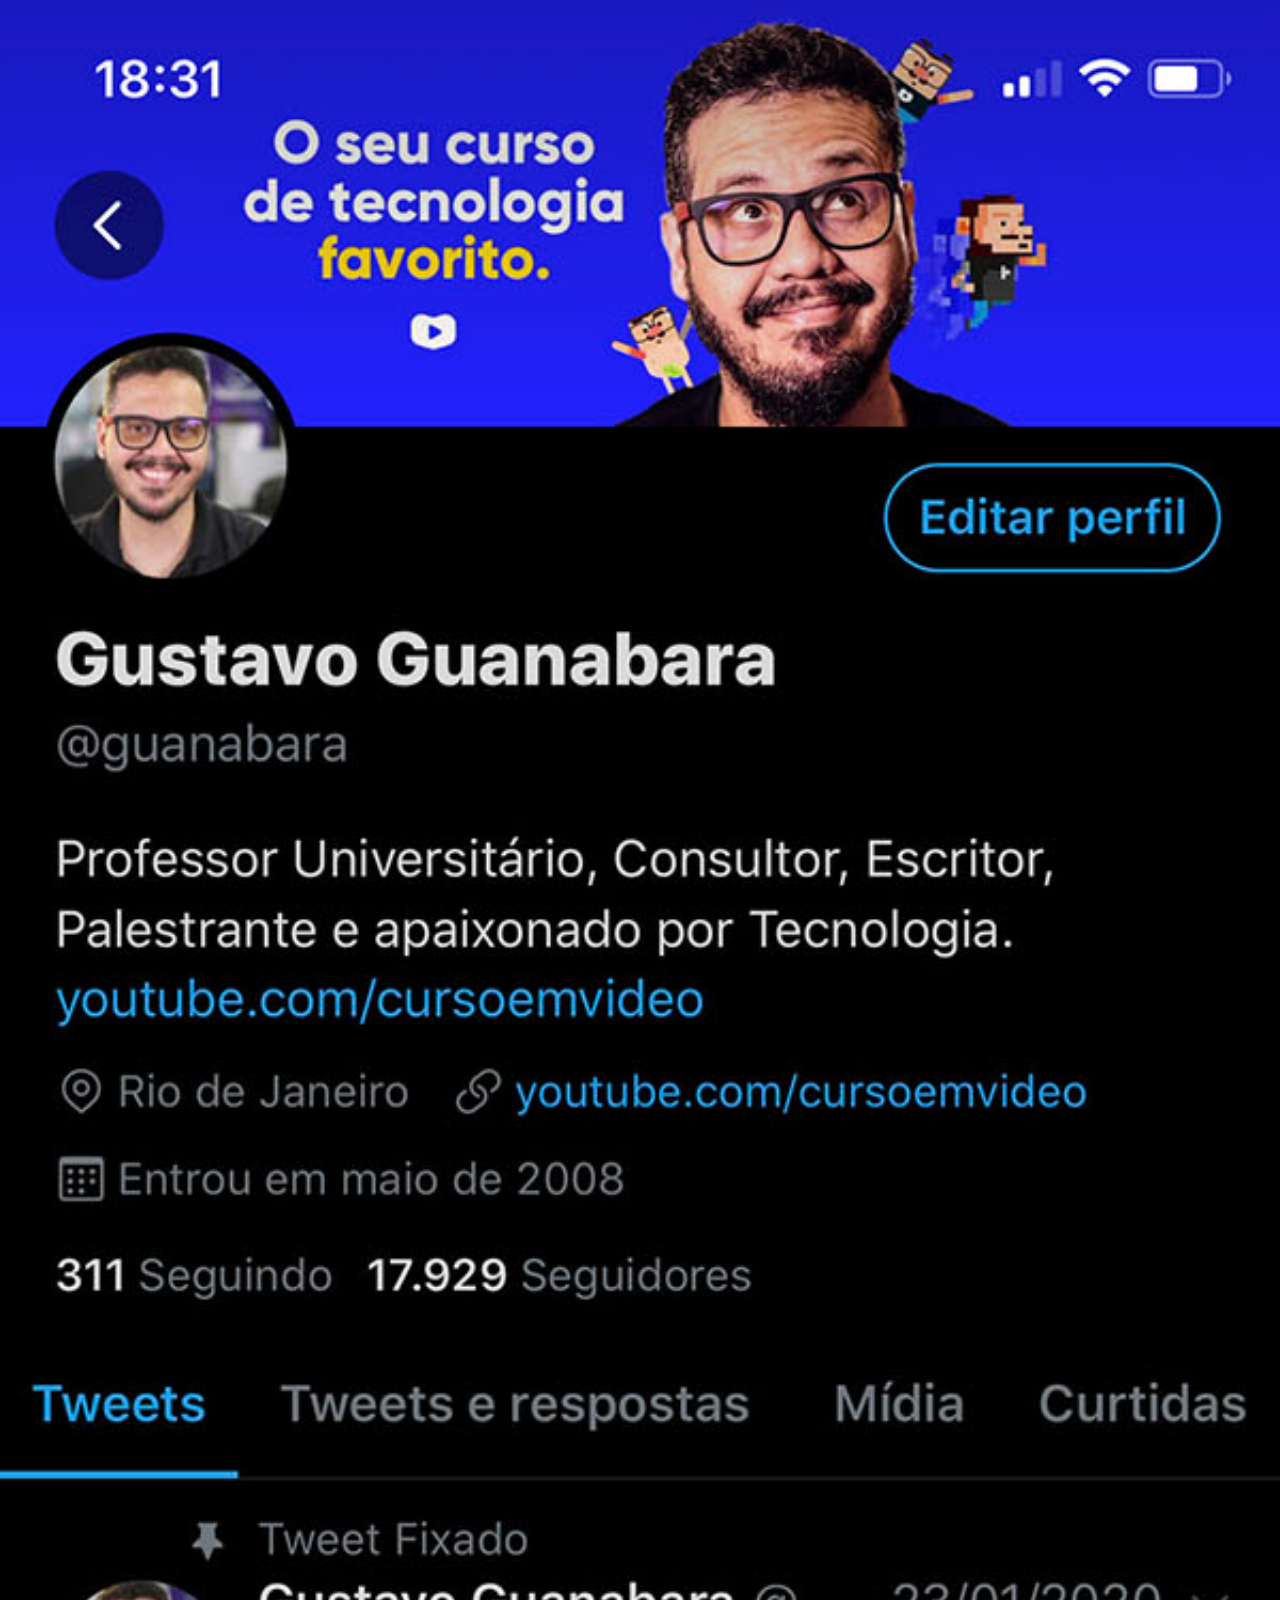
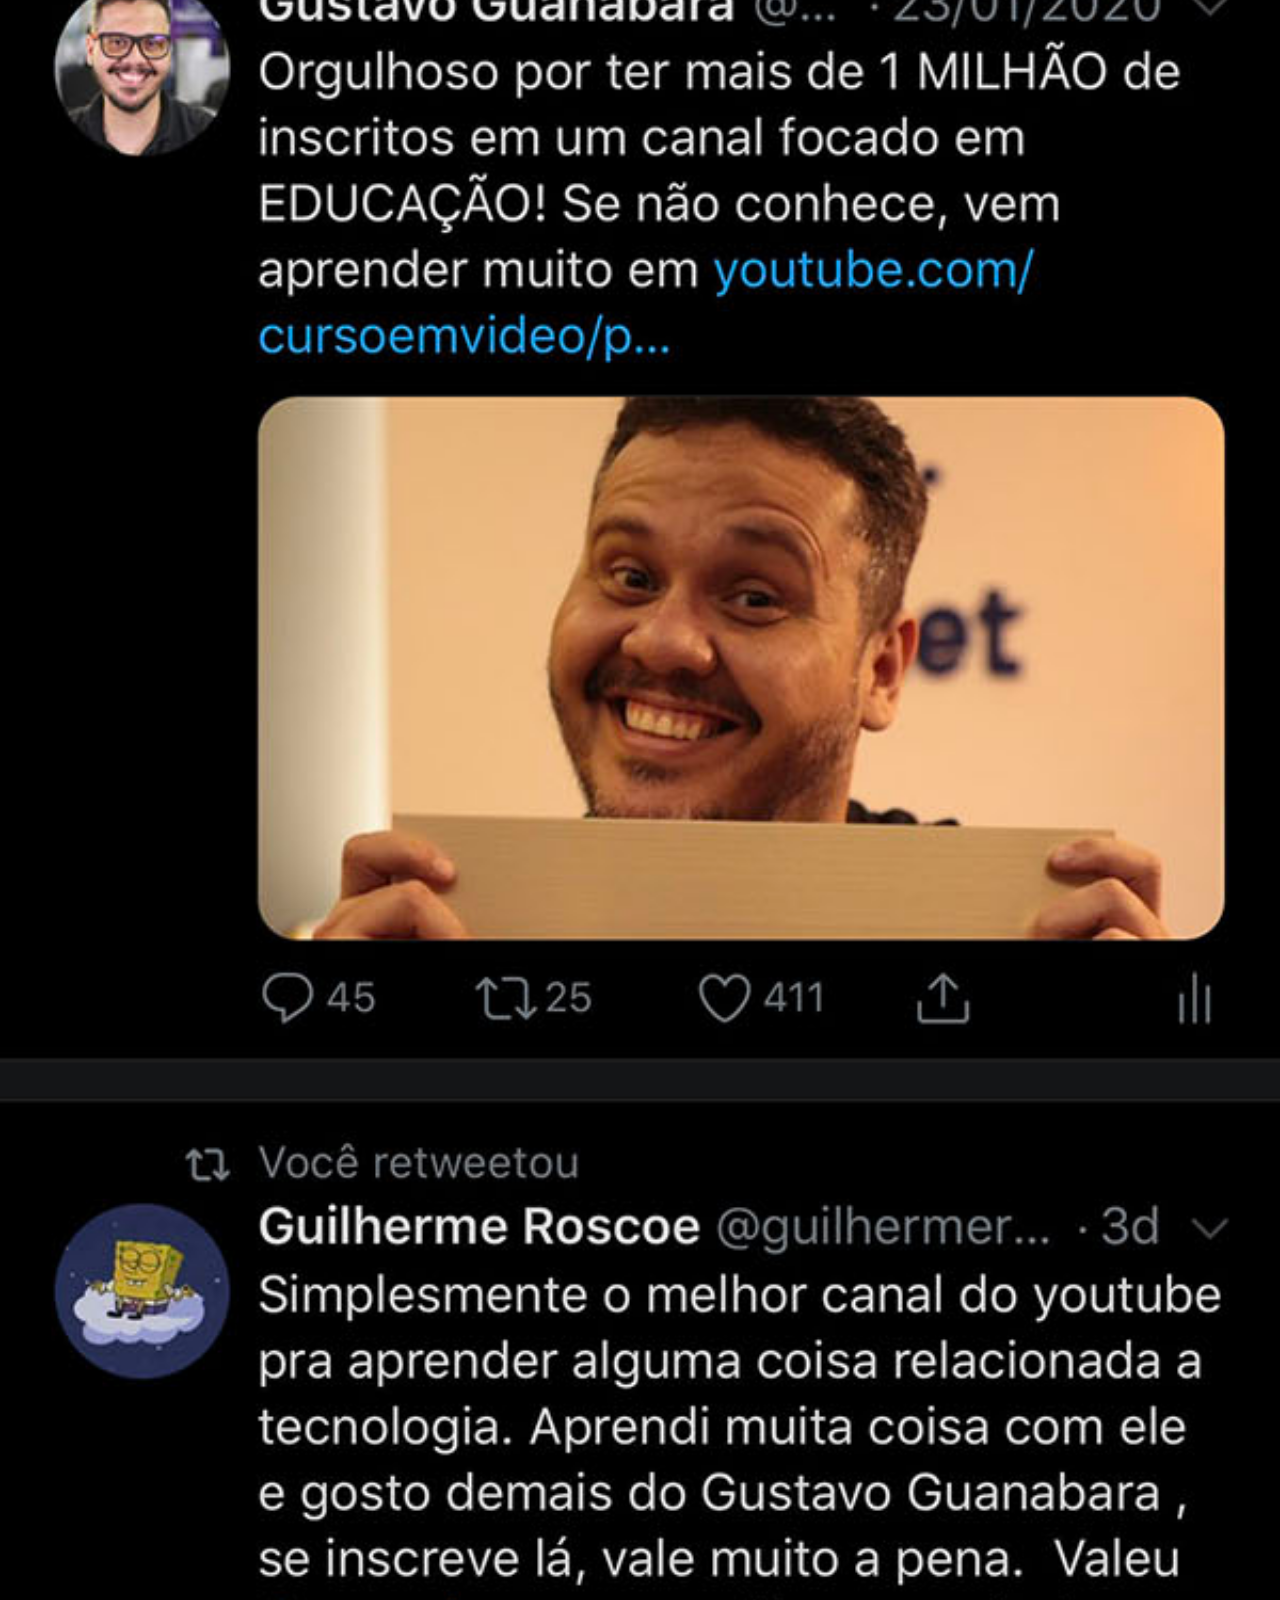
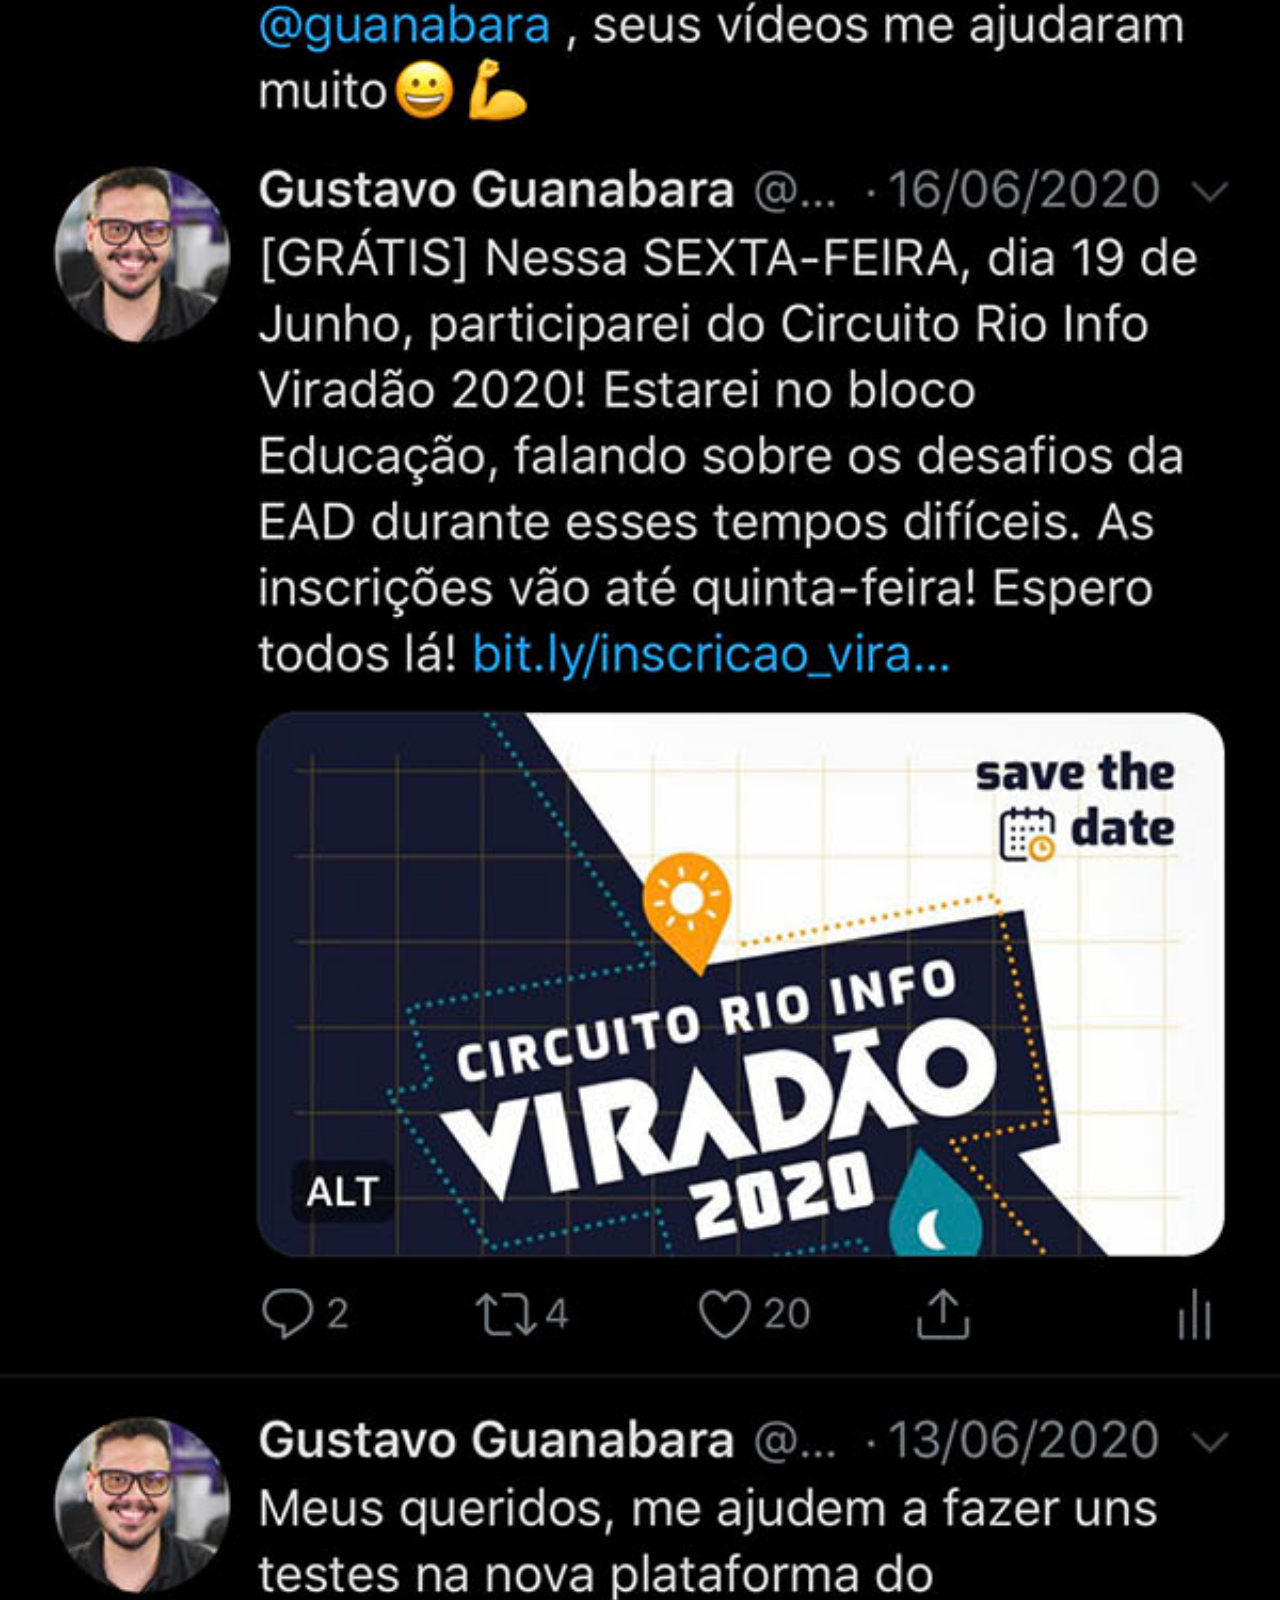
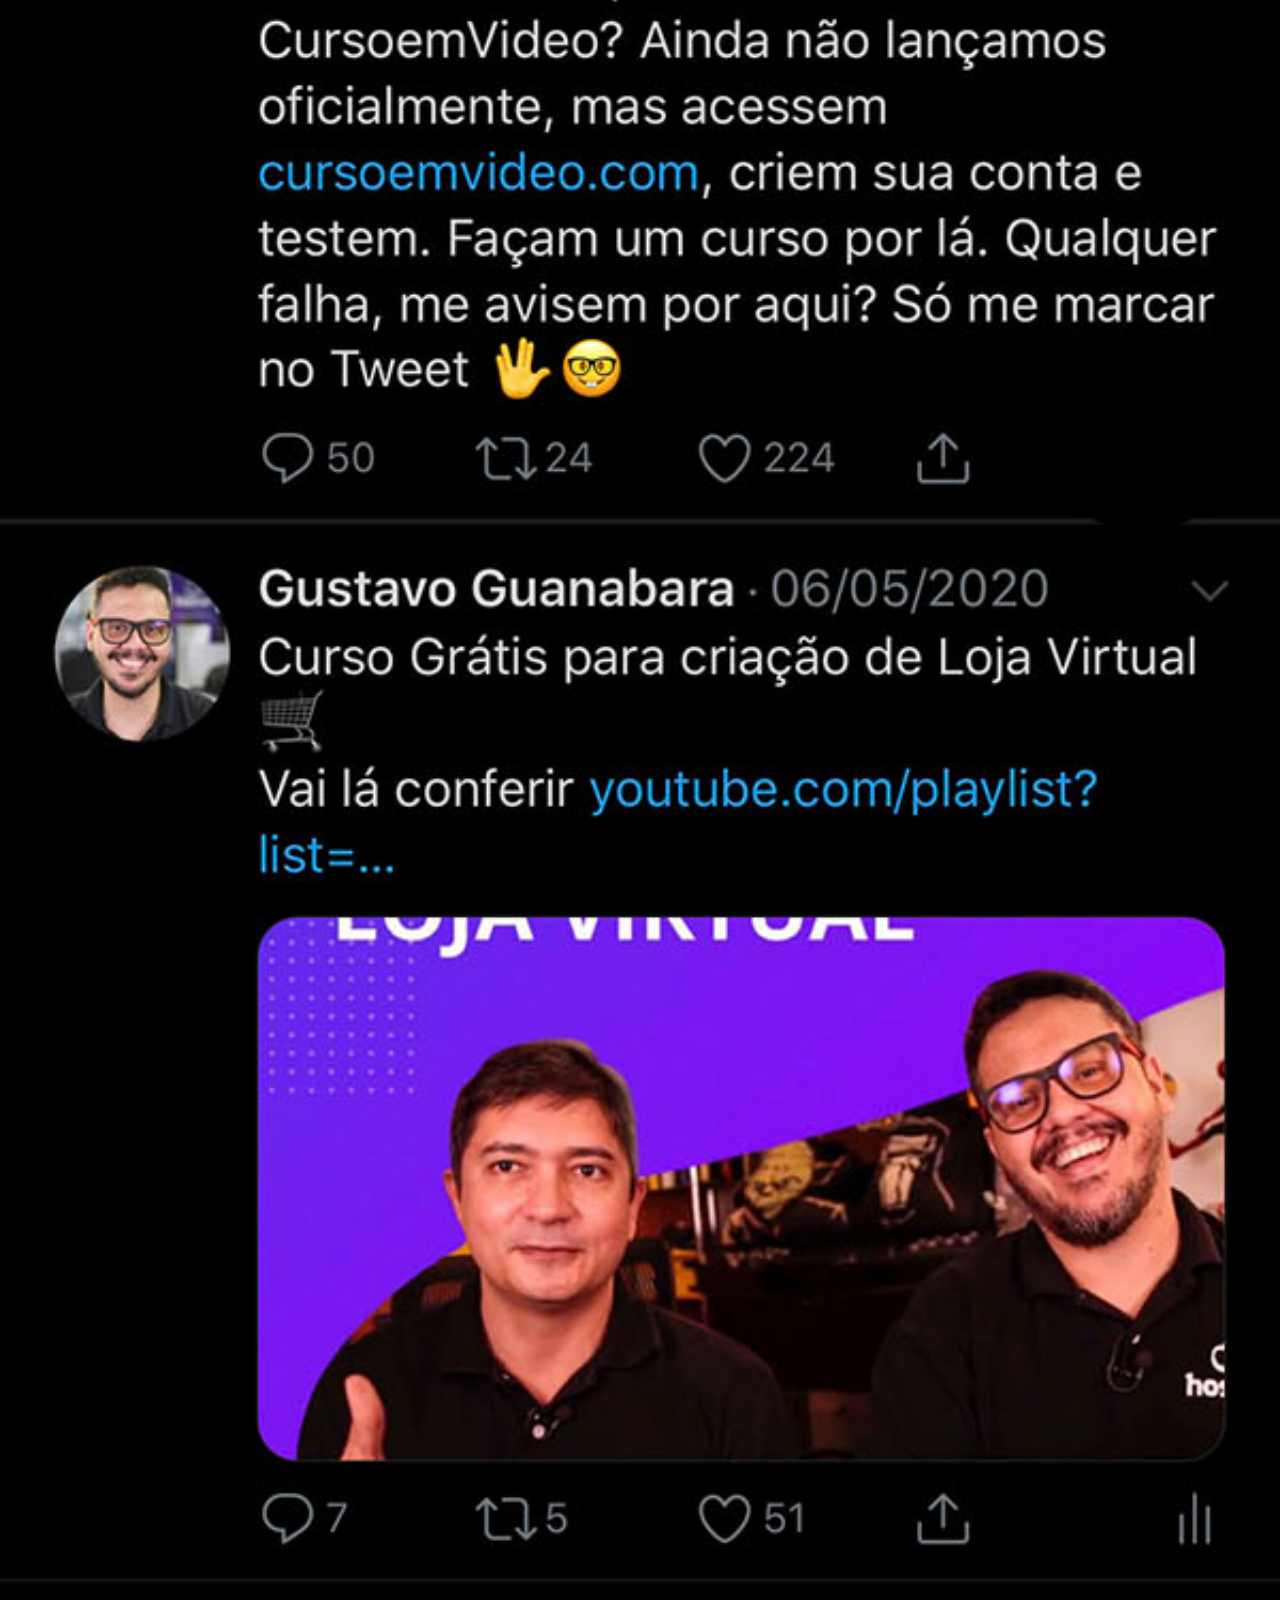
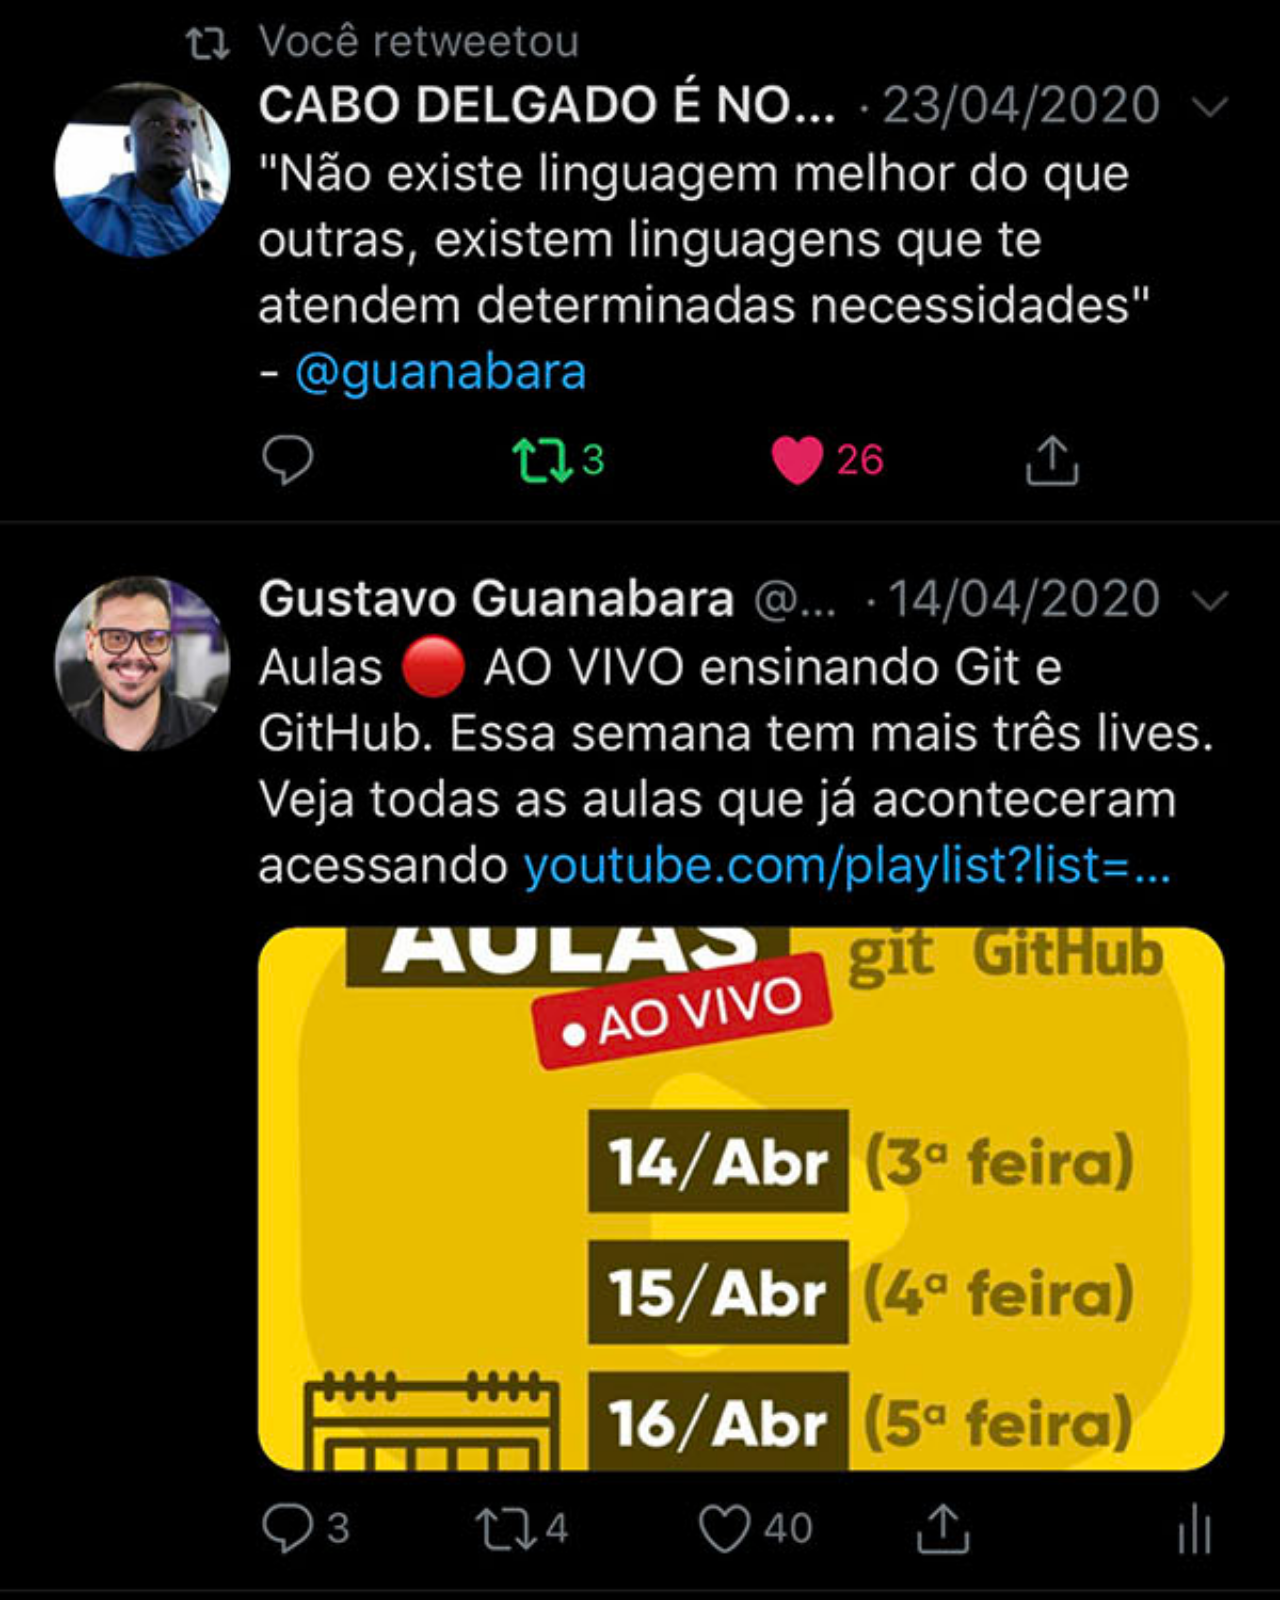
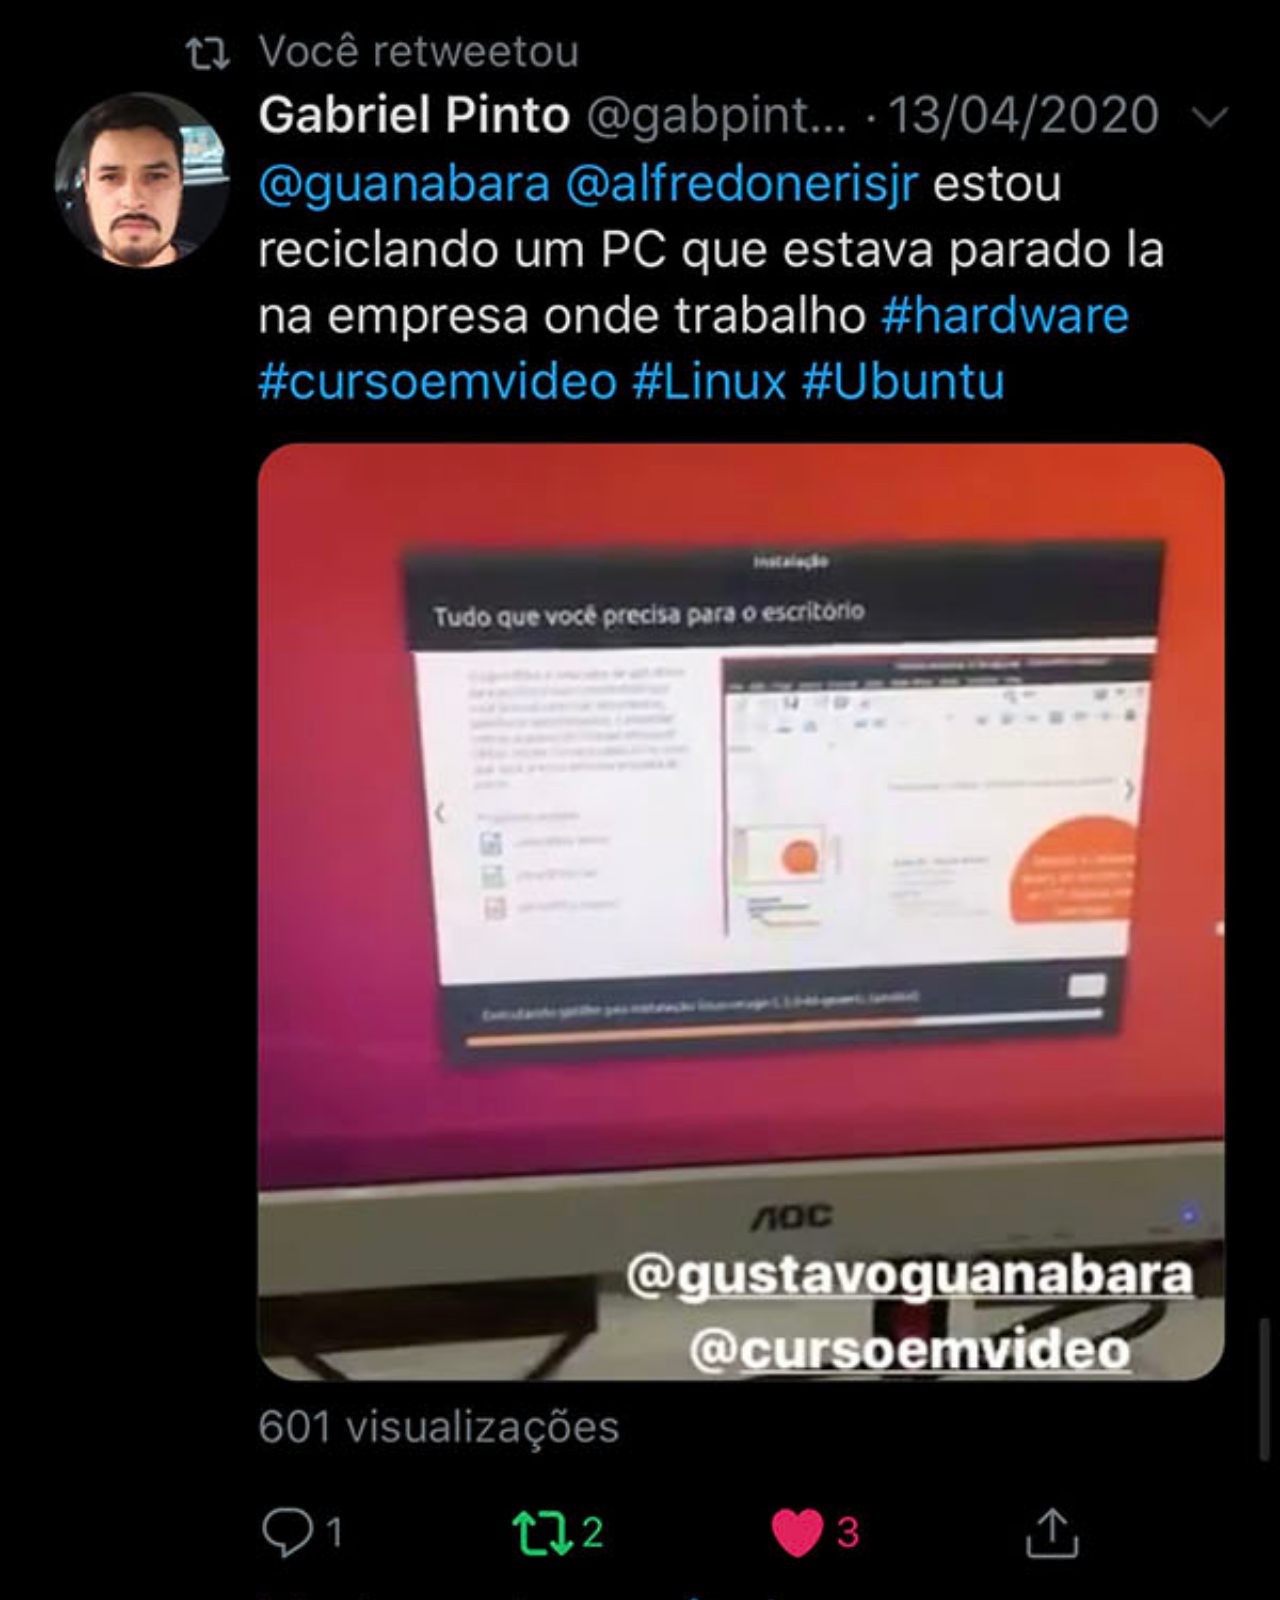
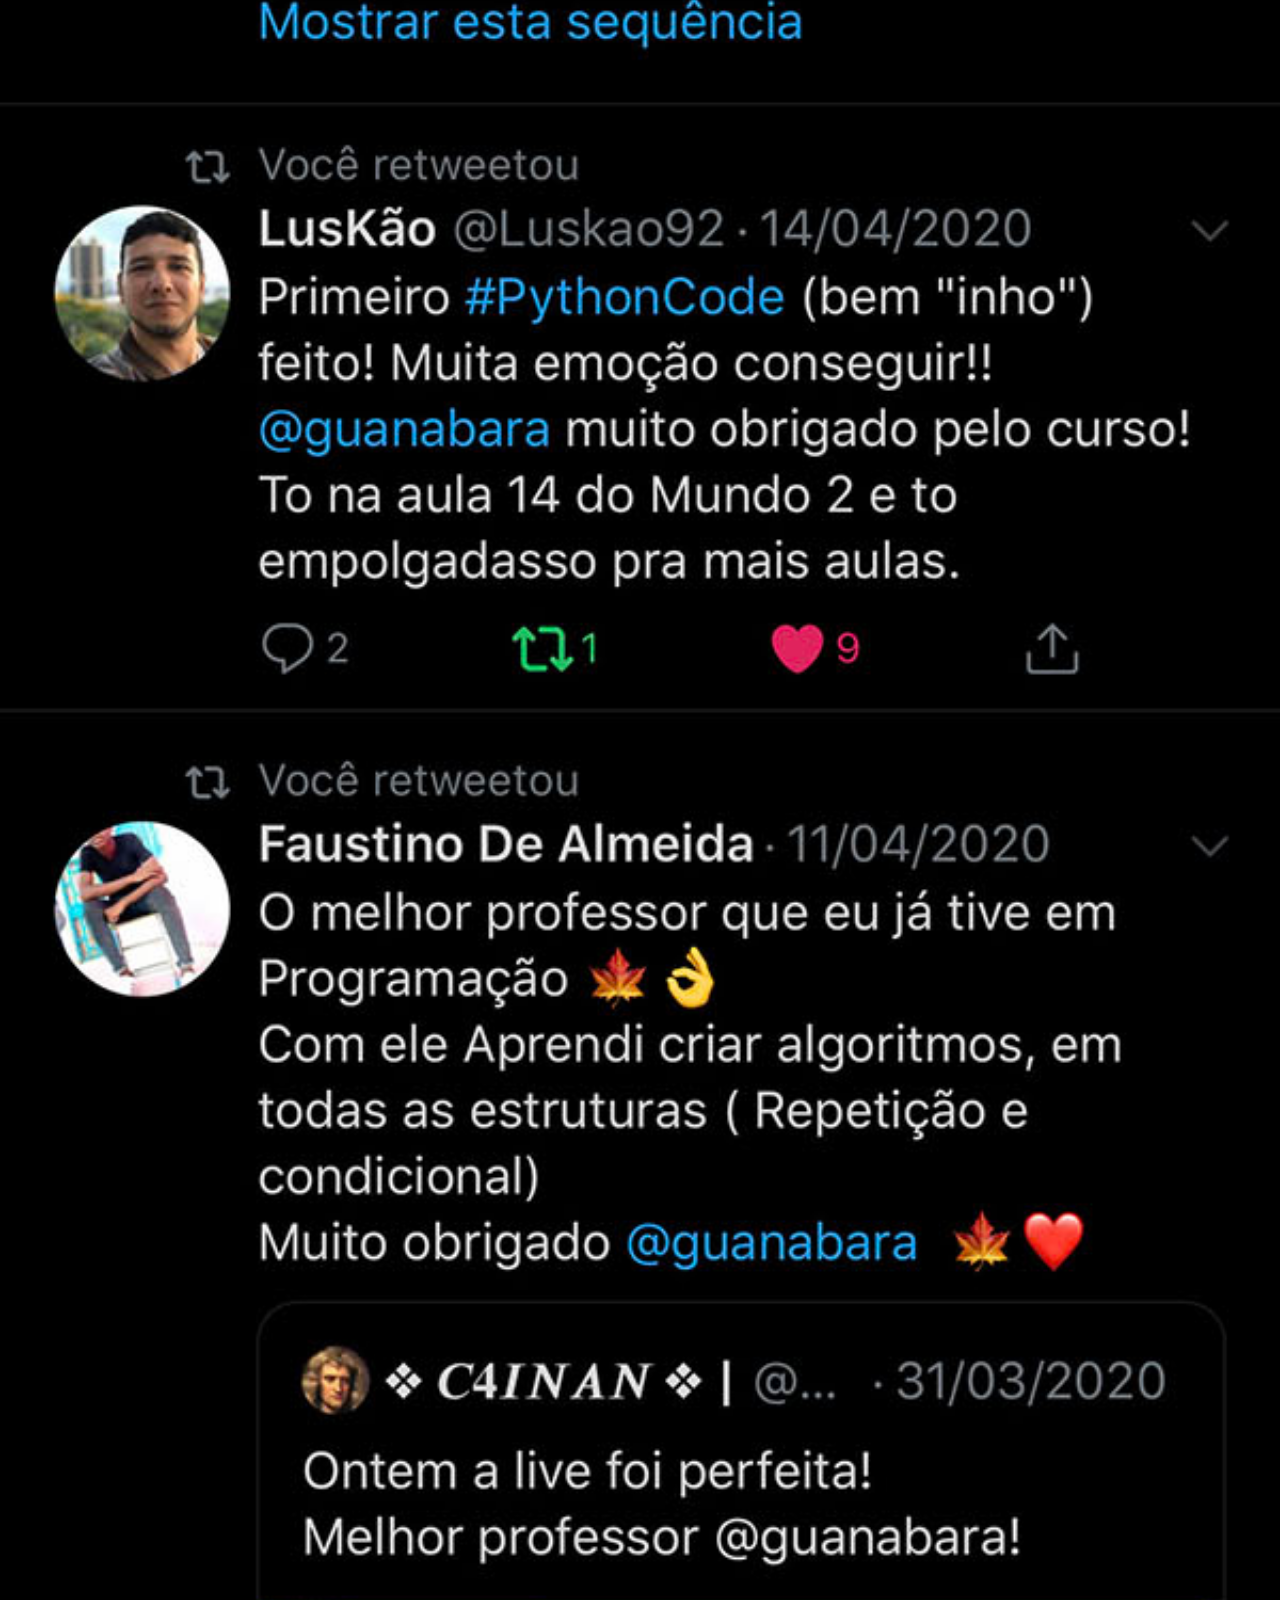
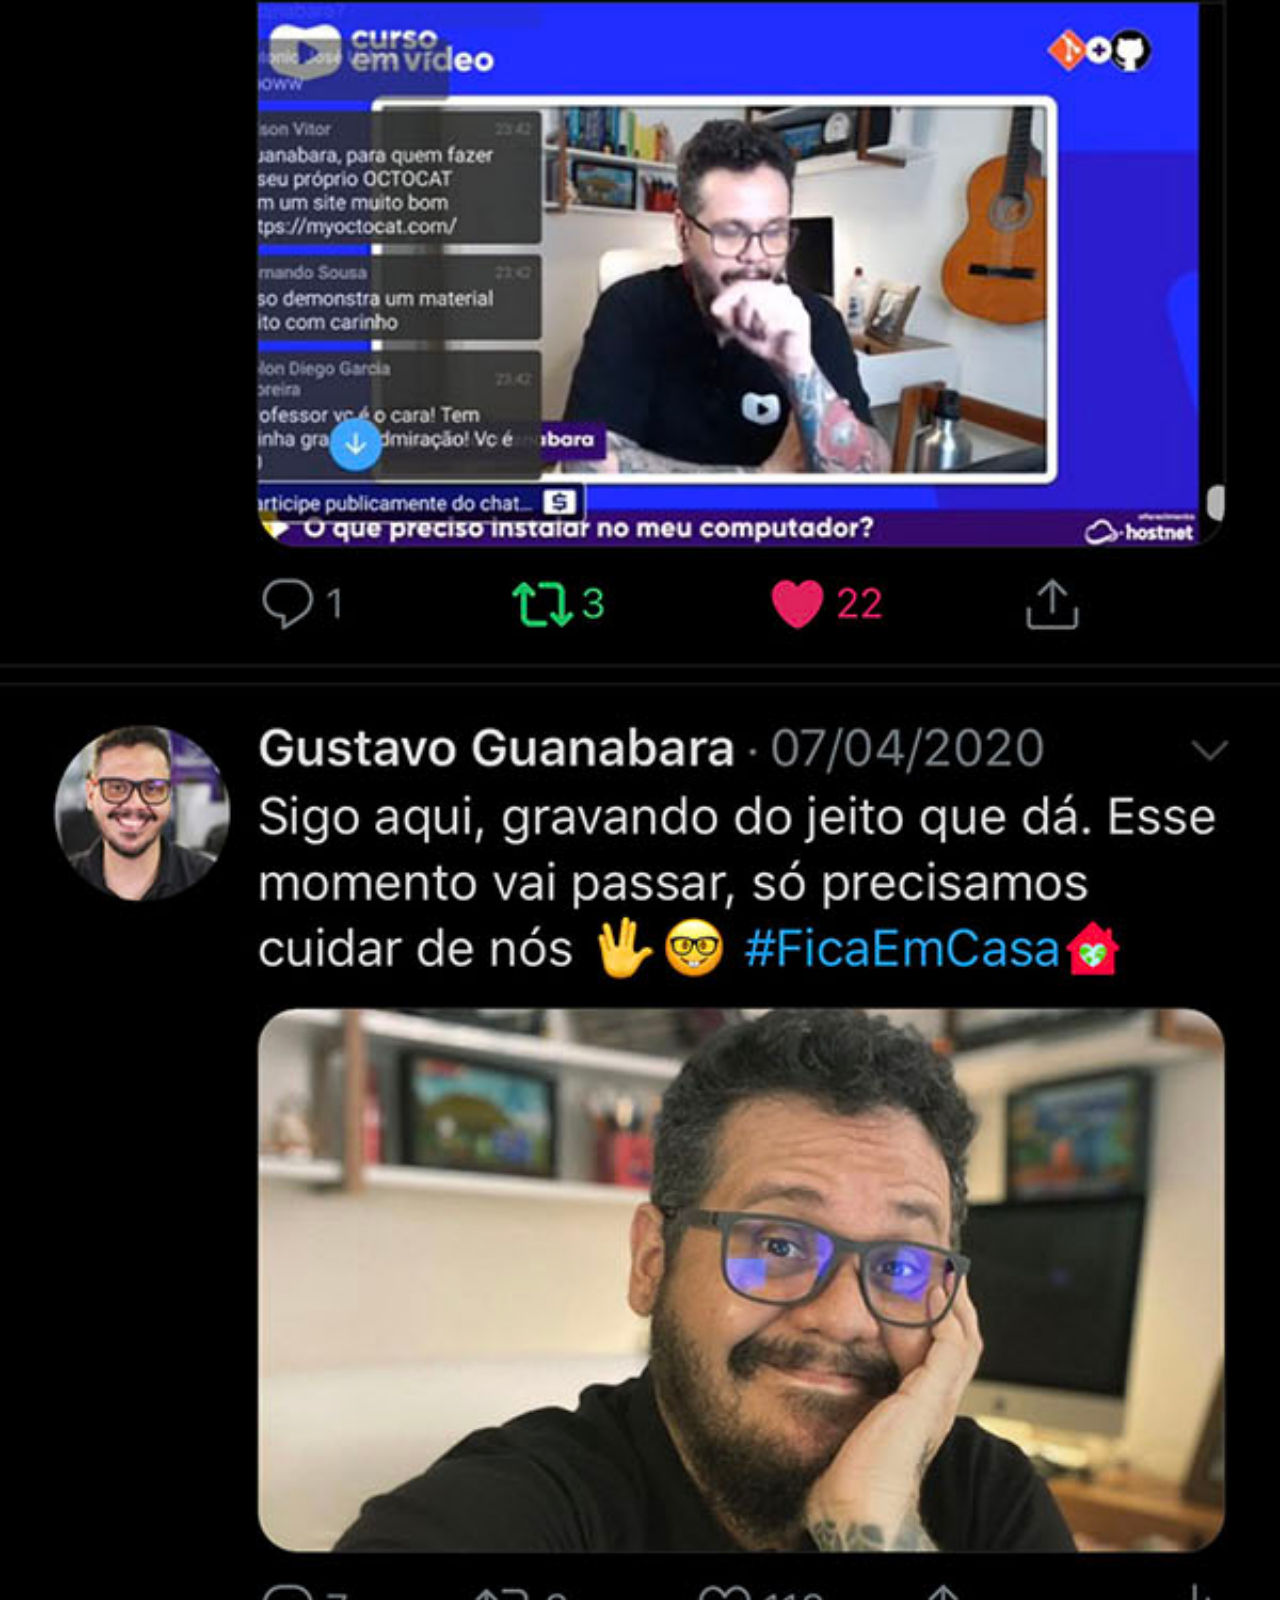
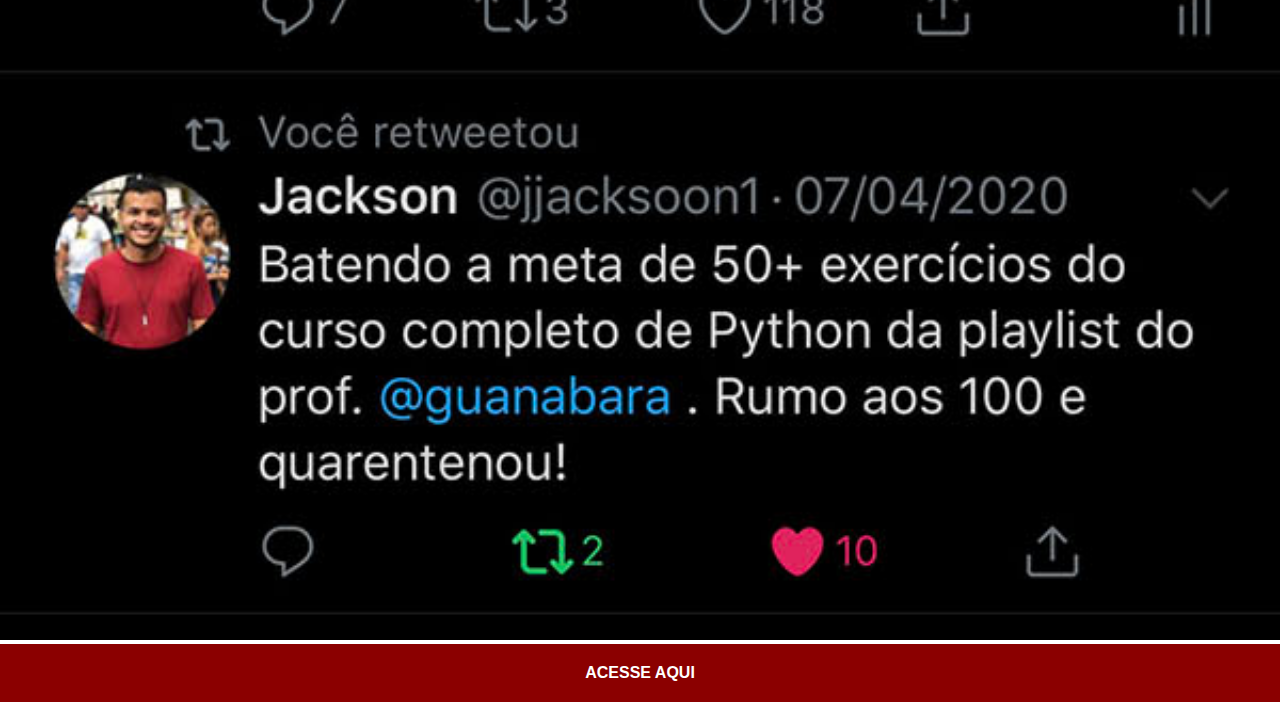
<file: twitter.html>
<!DOCTYPE html>
<html lang="pt-br">
<head>
    <meta charset="UTF-8">
    <meta name="viewport" content="width=device-width, initial-scale=1.0">
    <title>Instagram</title>
    <link rel="stylesheet" href="estilo/social.css">
</head>
<body>
    <img src="pacote-d013/imagens/tela-twitter.jpg" alt="Twitter">
    <a href="https://twitter.com/guanabara" target="_blank">ACESSE AQUI</a>
</body>
</html>
</file>
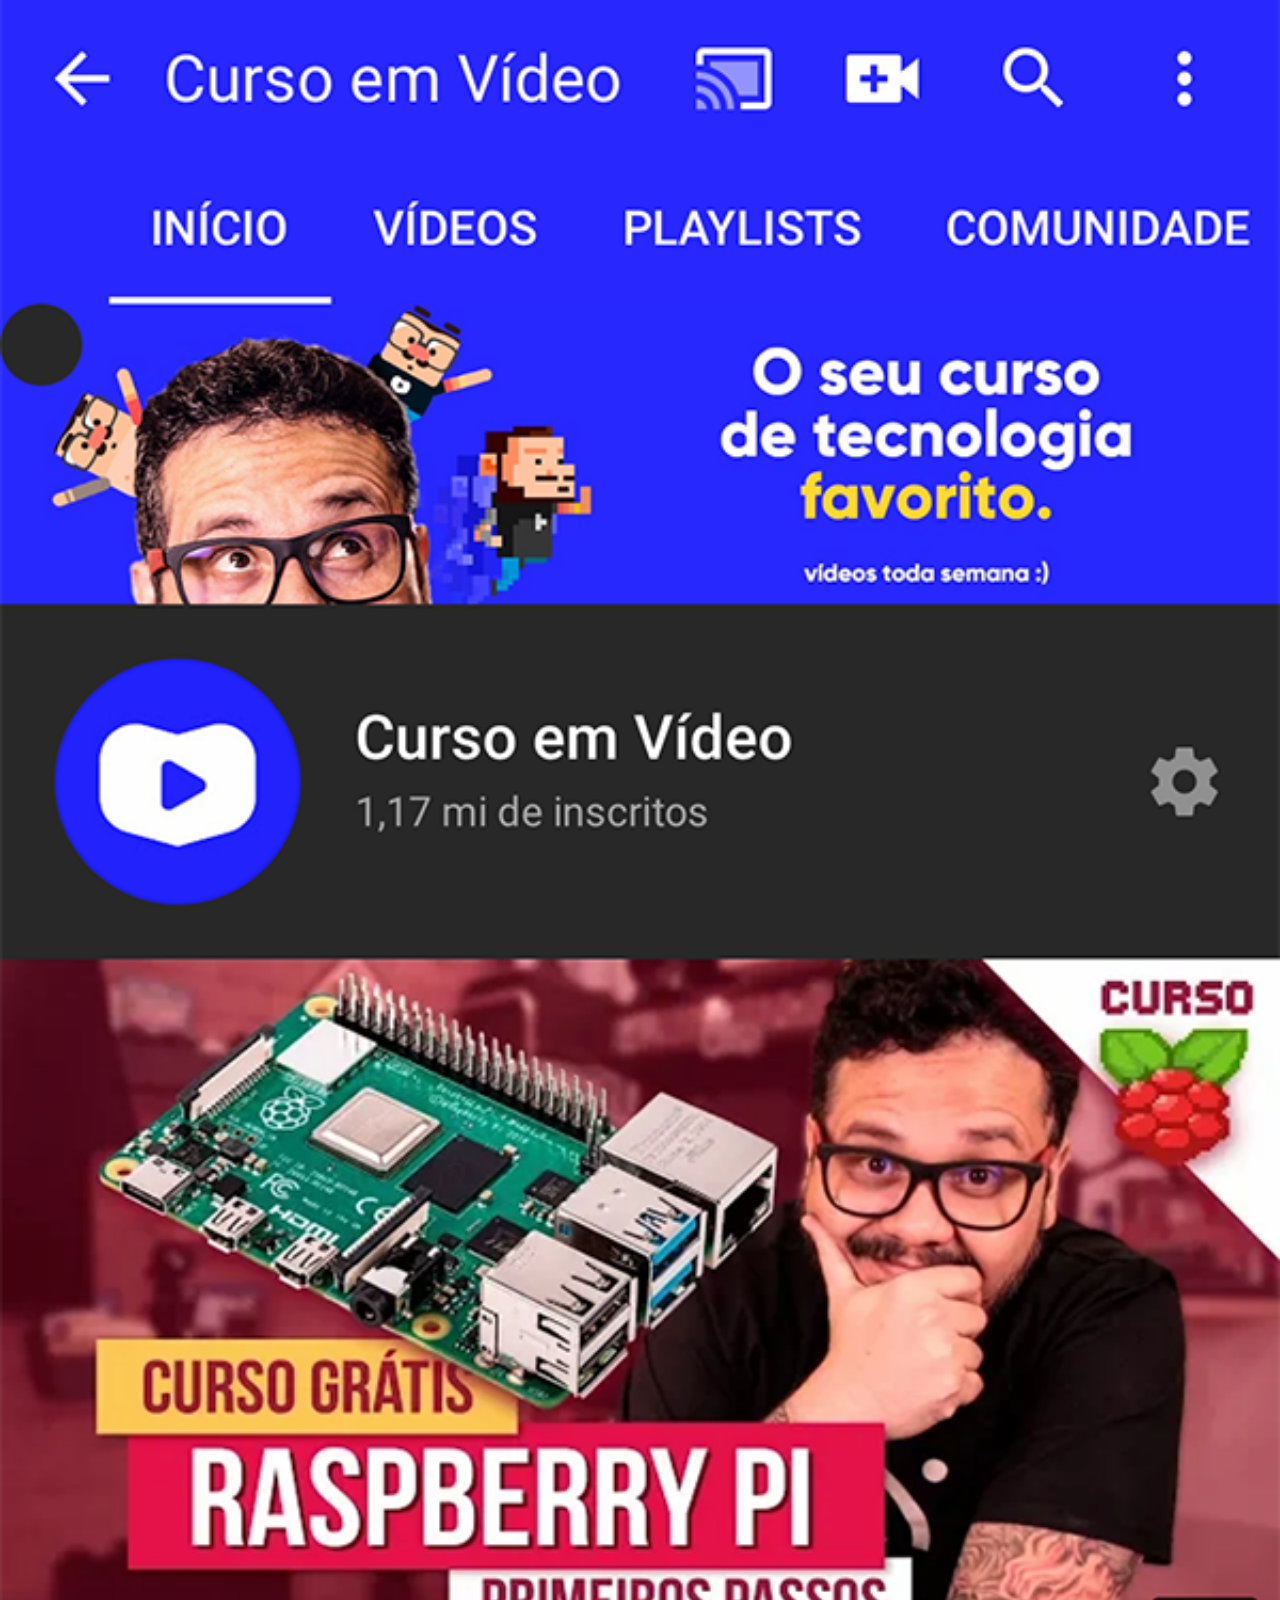
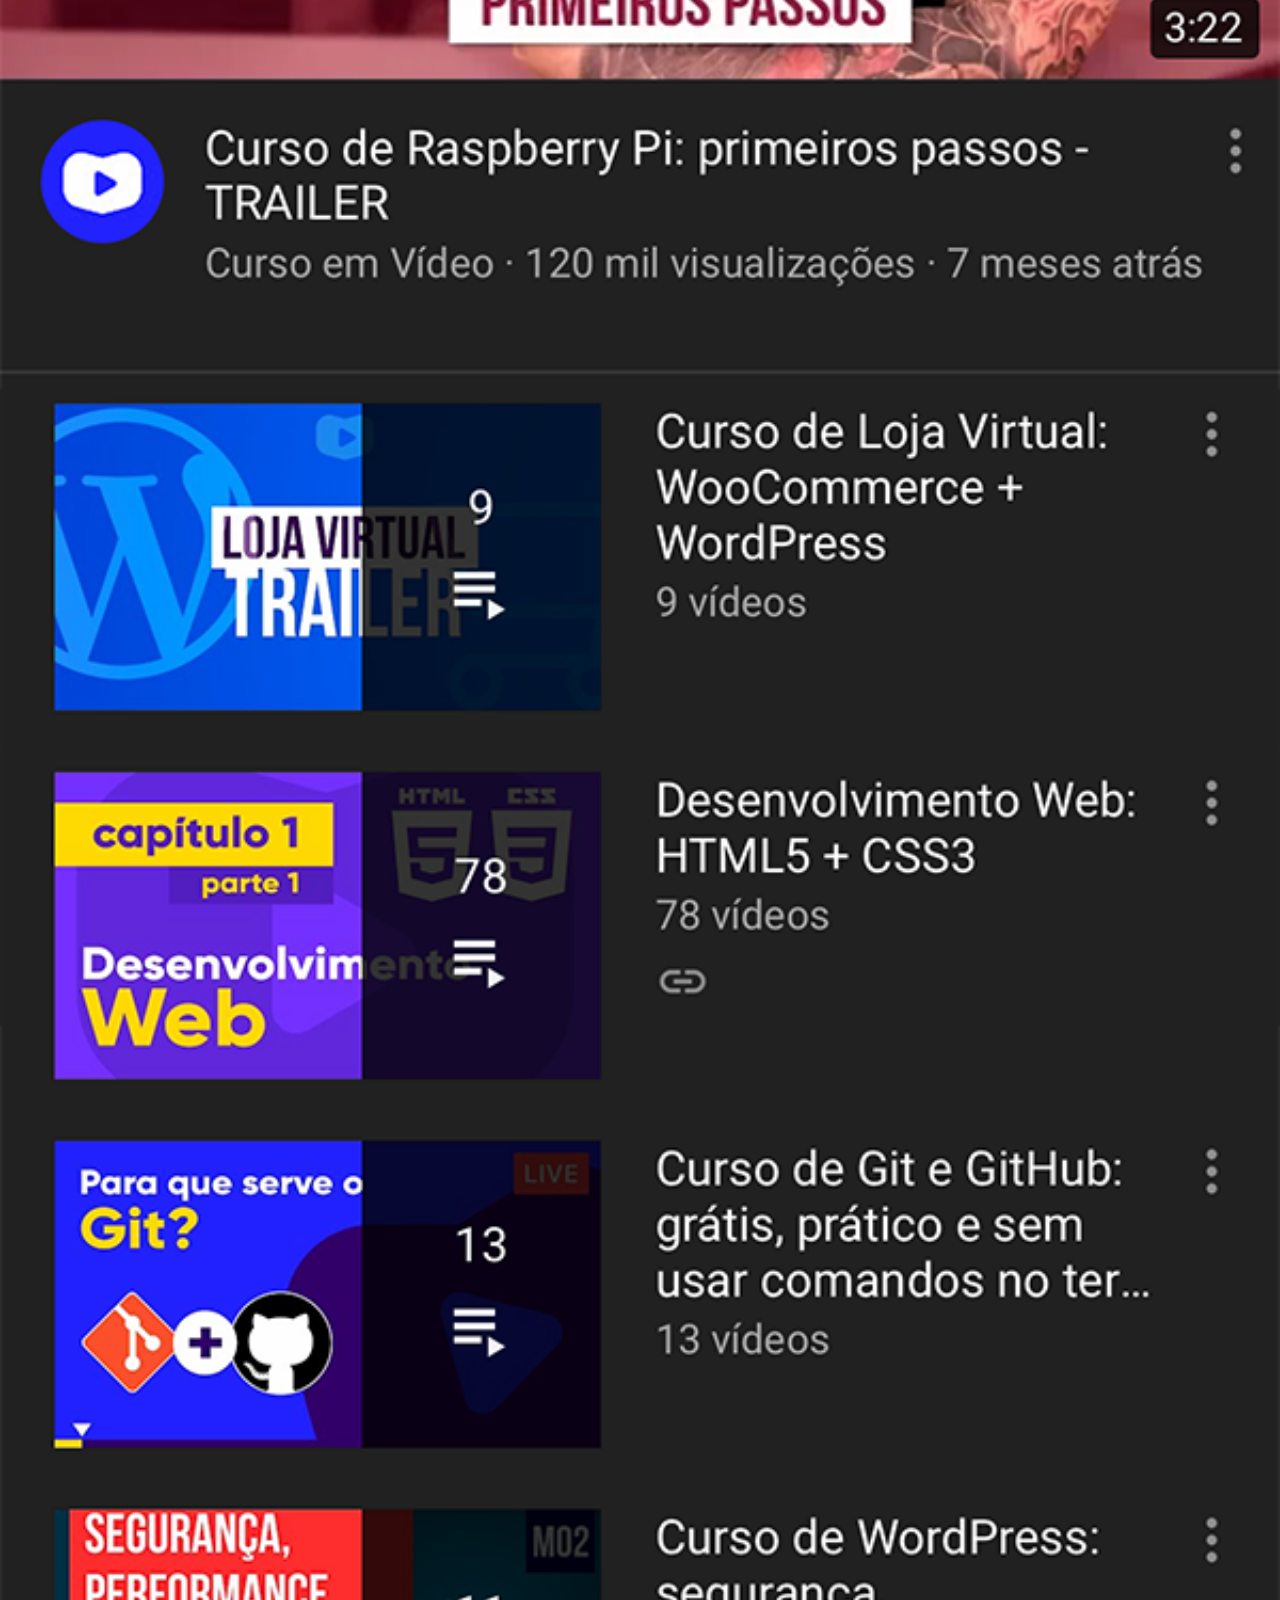
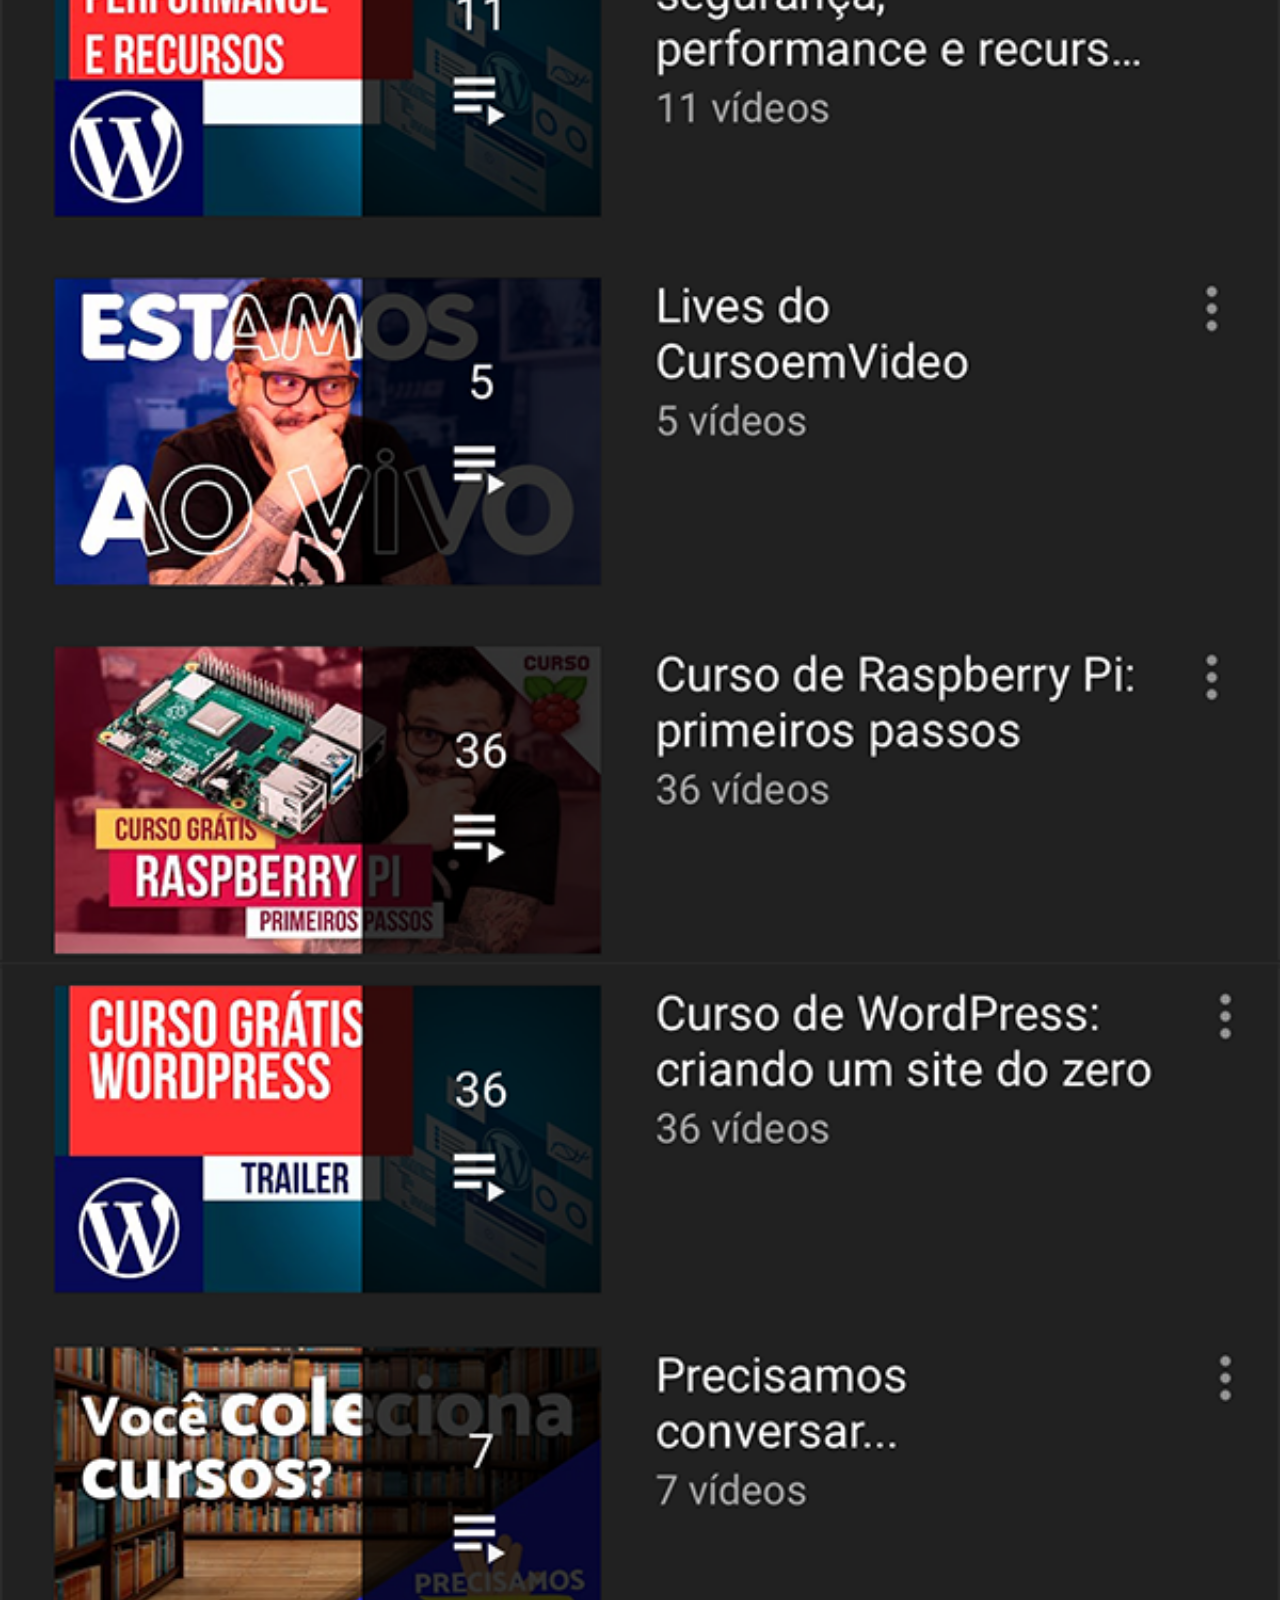
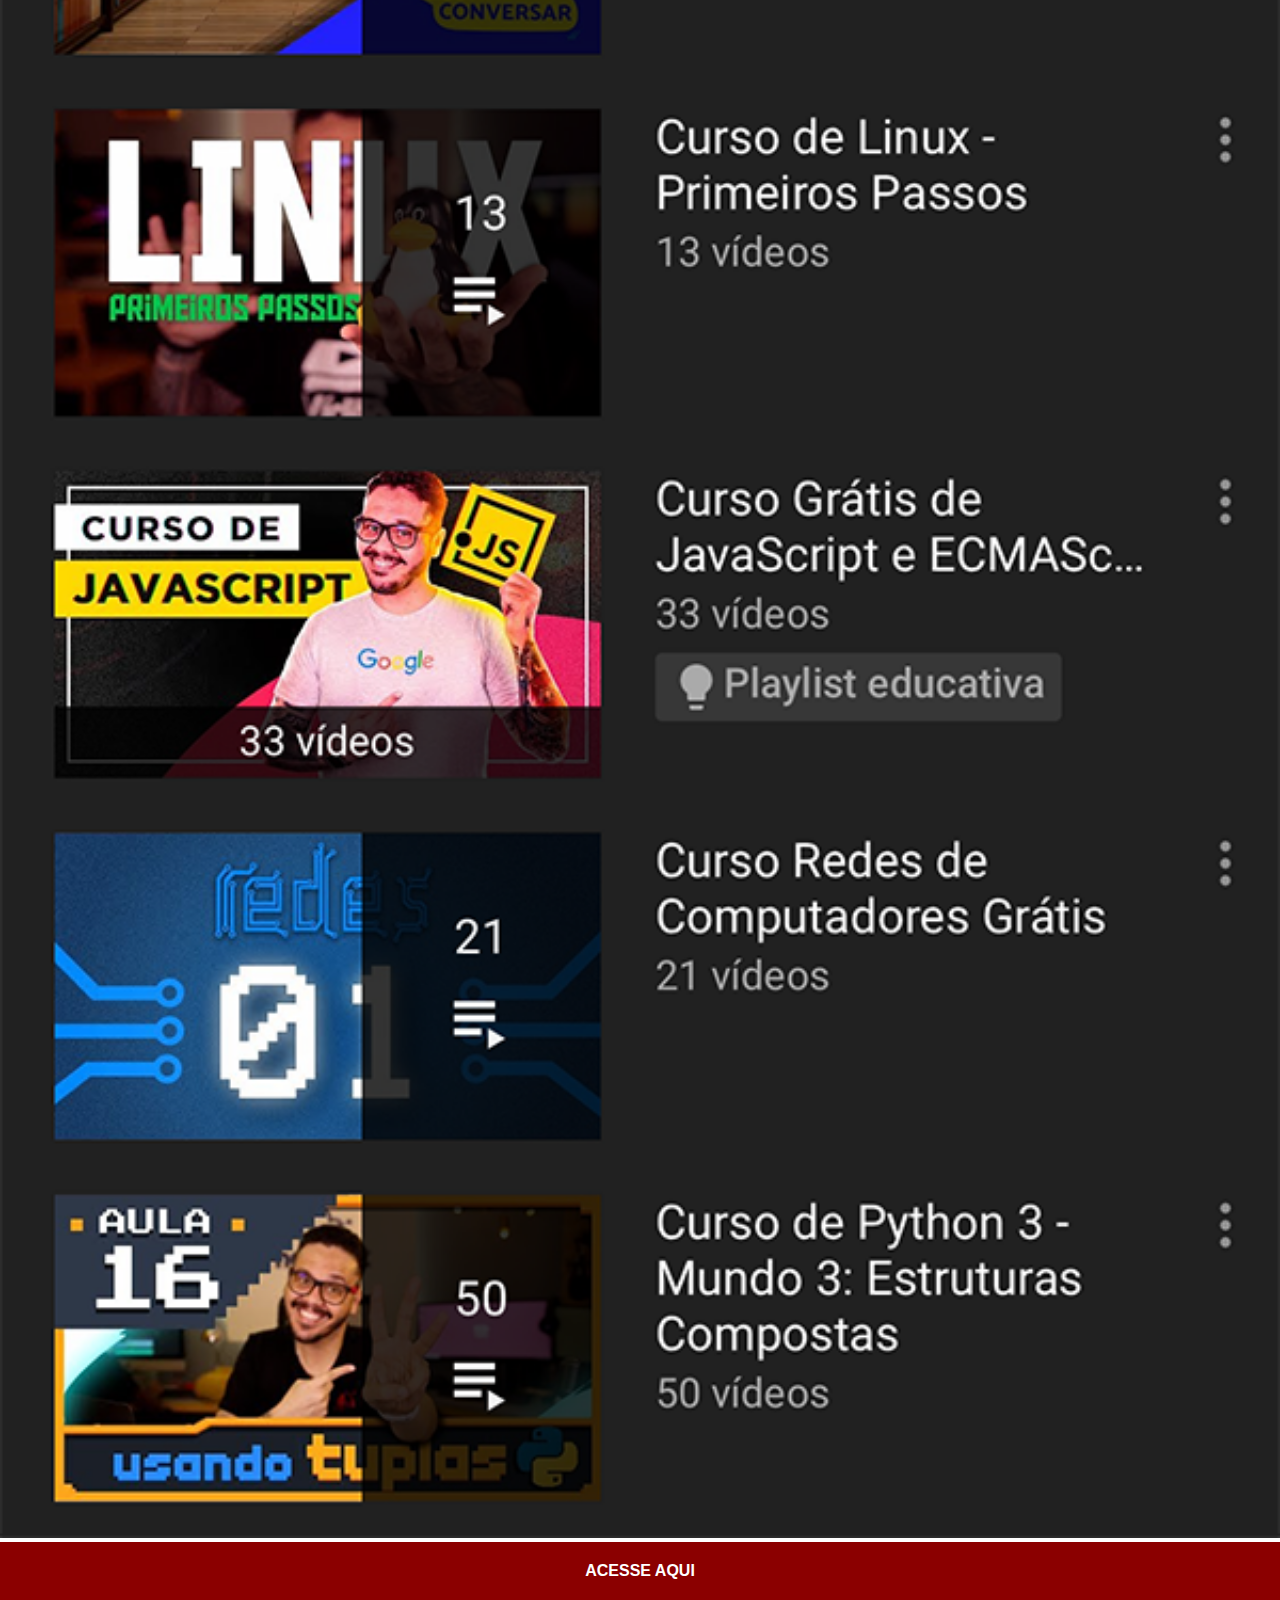
<file: youtube.html>
<!DOCTYPE html>
<html lang="pt-br">
<head>
    <meta charset="UTF-8">
    <meta name="viewport" content="width=device-width, initial-scale=1.0">
    <title>Youtube</title>
    <link rel="stylesheet" href="estilo/social.css">
</head>
<body>
    <img src="pacote-d013/imagens/tela-youtube.png" alt="Youtube">
    <a href="https://www.youtube.com/@CursoemVideo/courses" target="_blank">ACESSE AQUI</a>

</body>
</html>
</file>
<file: estilo/social.css>
@charset "UTF-8";
*{
    margin: 0px;
    padding: 0px;
    font-family: Arial, Helvetica, sans-serif;
}
::-webkit-scrollbar{
    width: 0px;
    height: 0px;
}
img{
    width: 100vw;
}
a{
    display: block;
    background-color: darkred;
    padding: 20px;
    text-decoration: none;
    font-weight: bolder;
    color: white;
    text-align: center;
}
a:hover{
    background-color: red;
    transition-duration: 0.5s;
}
</file>
